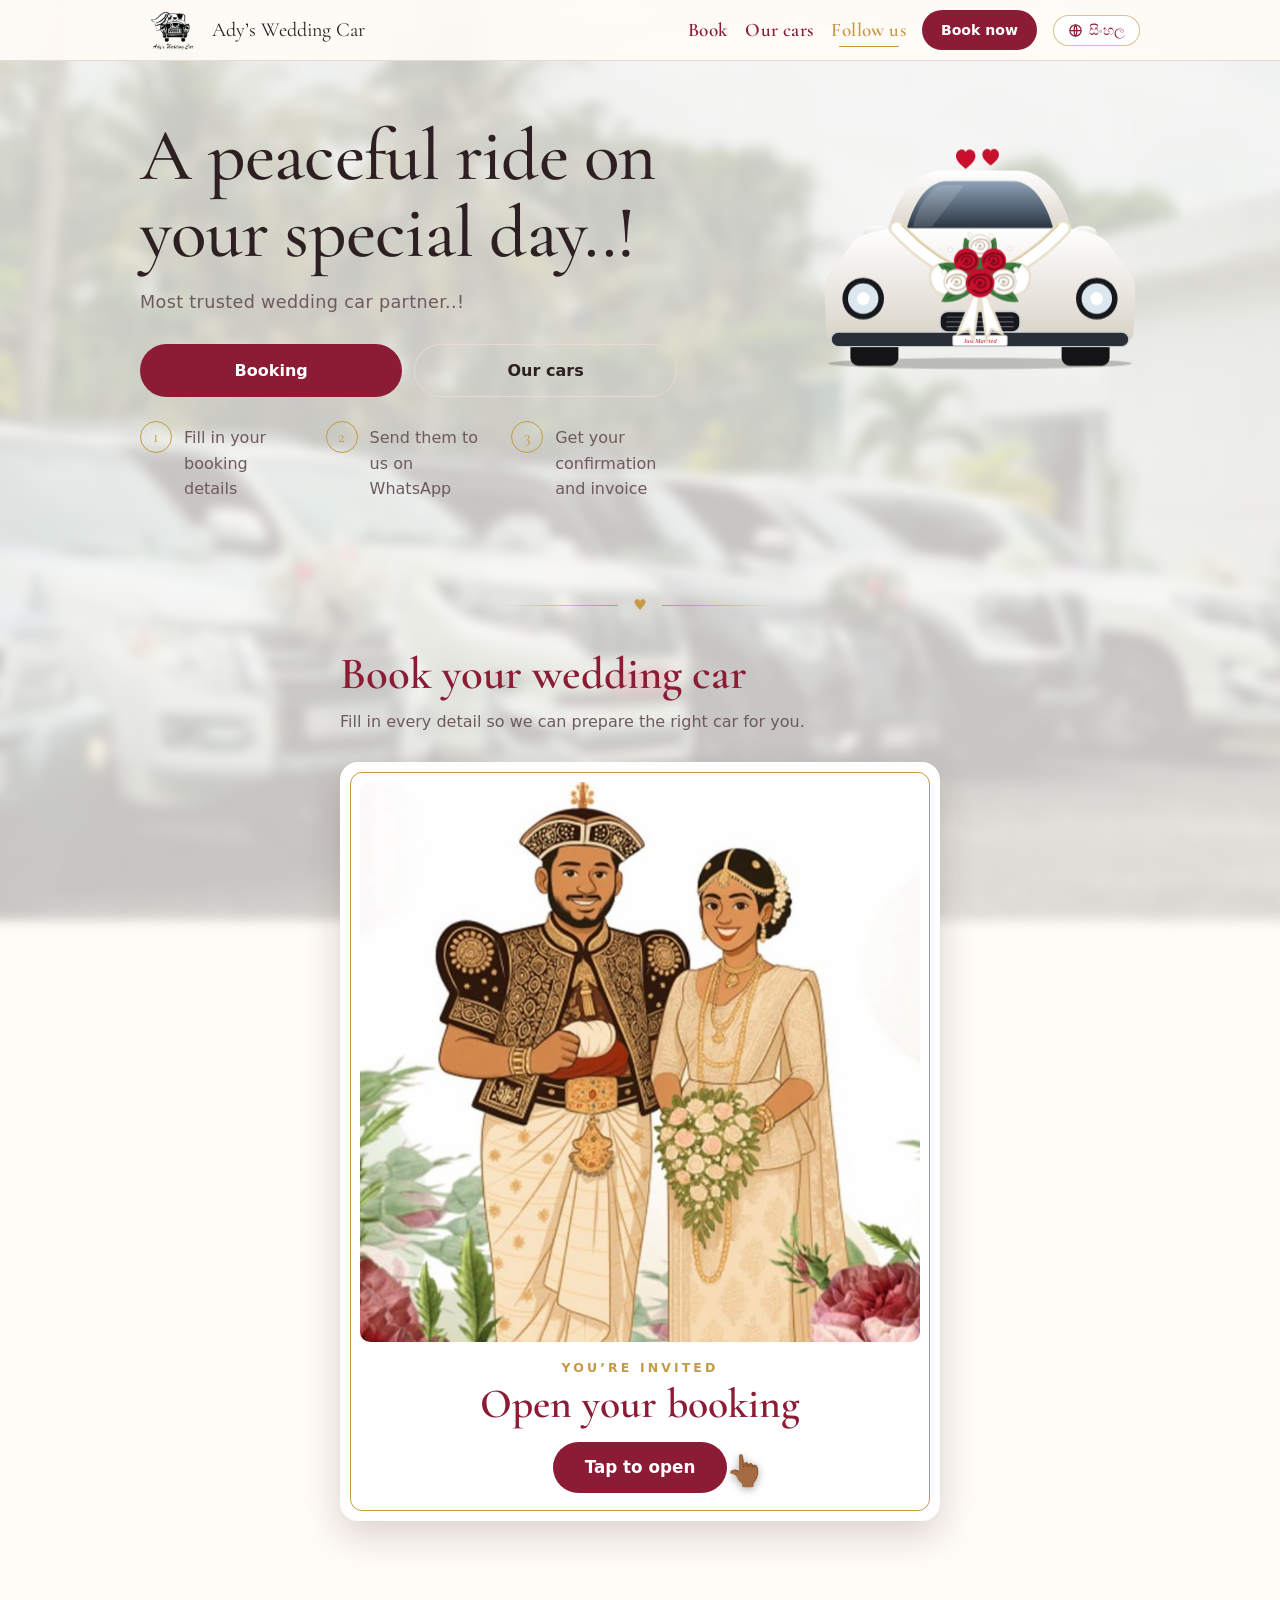
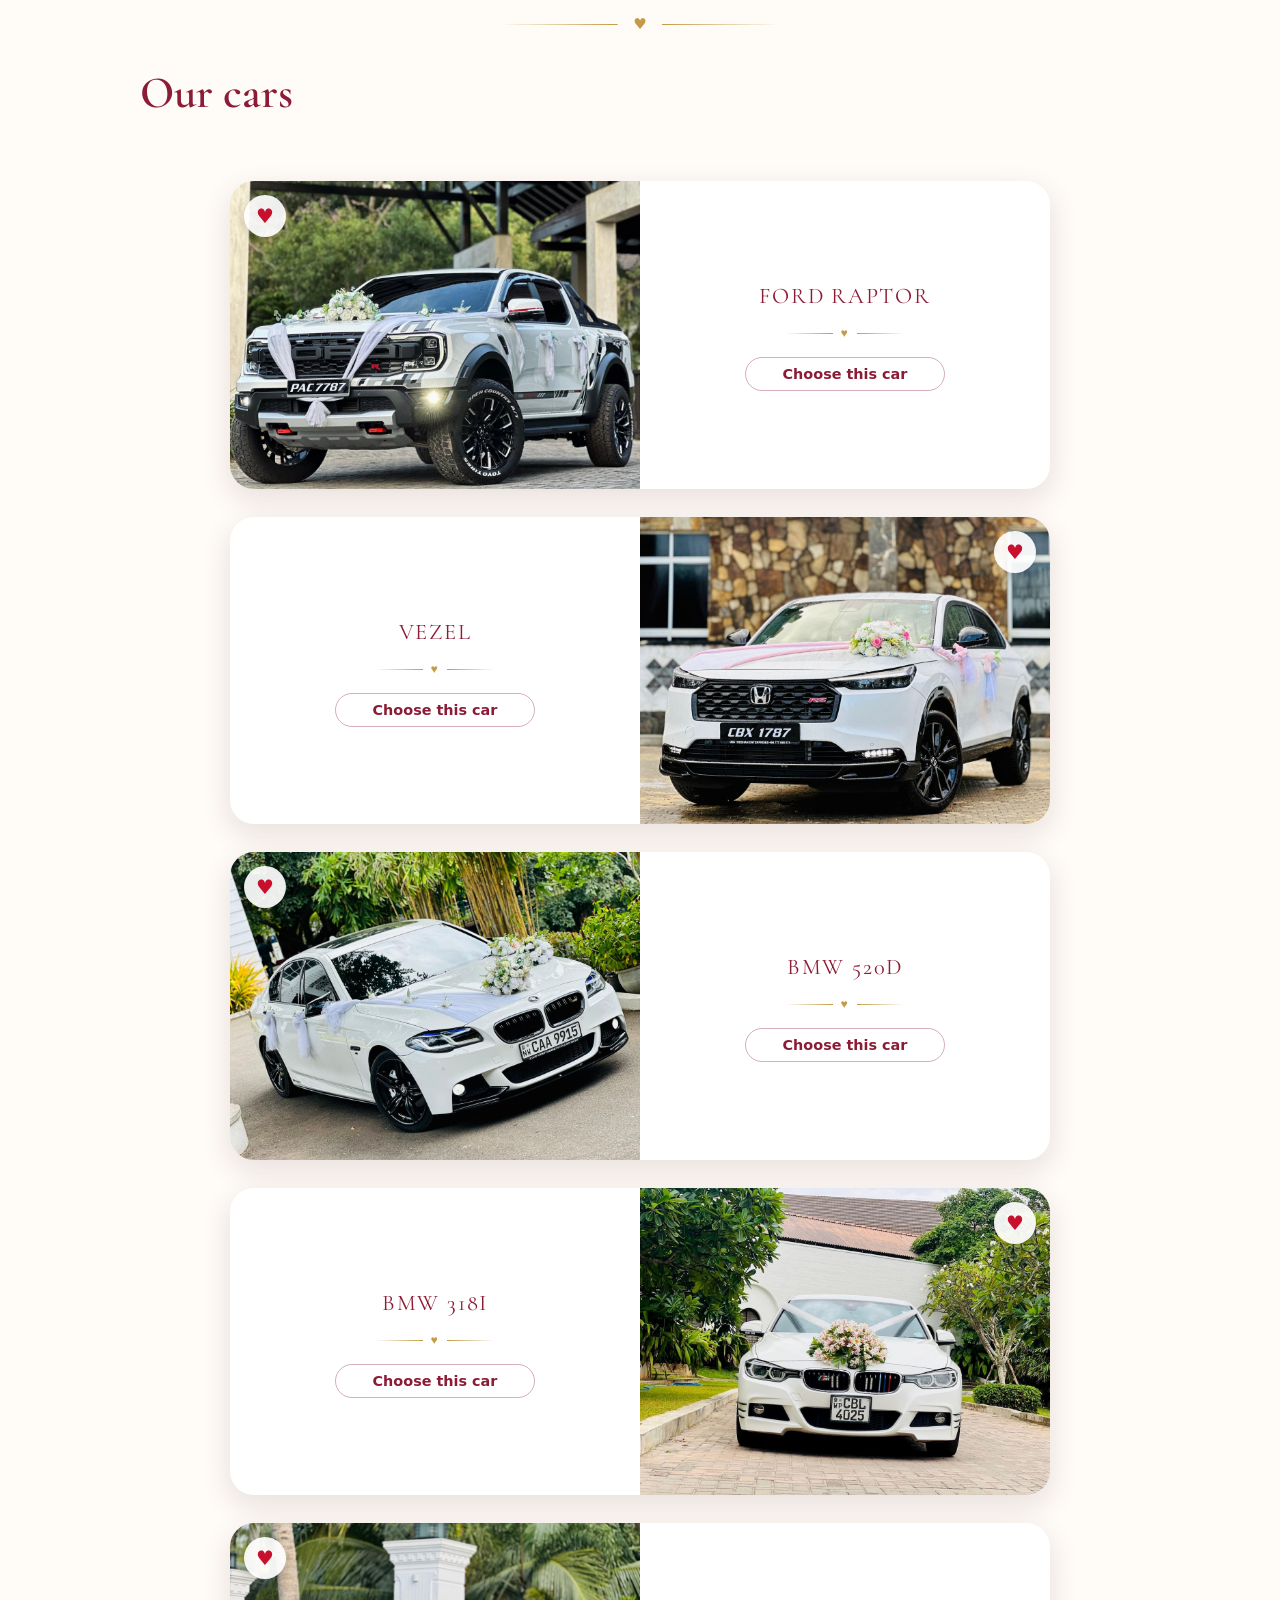
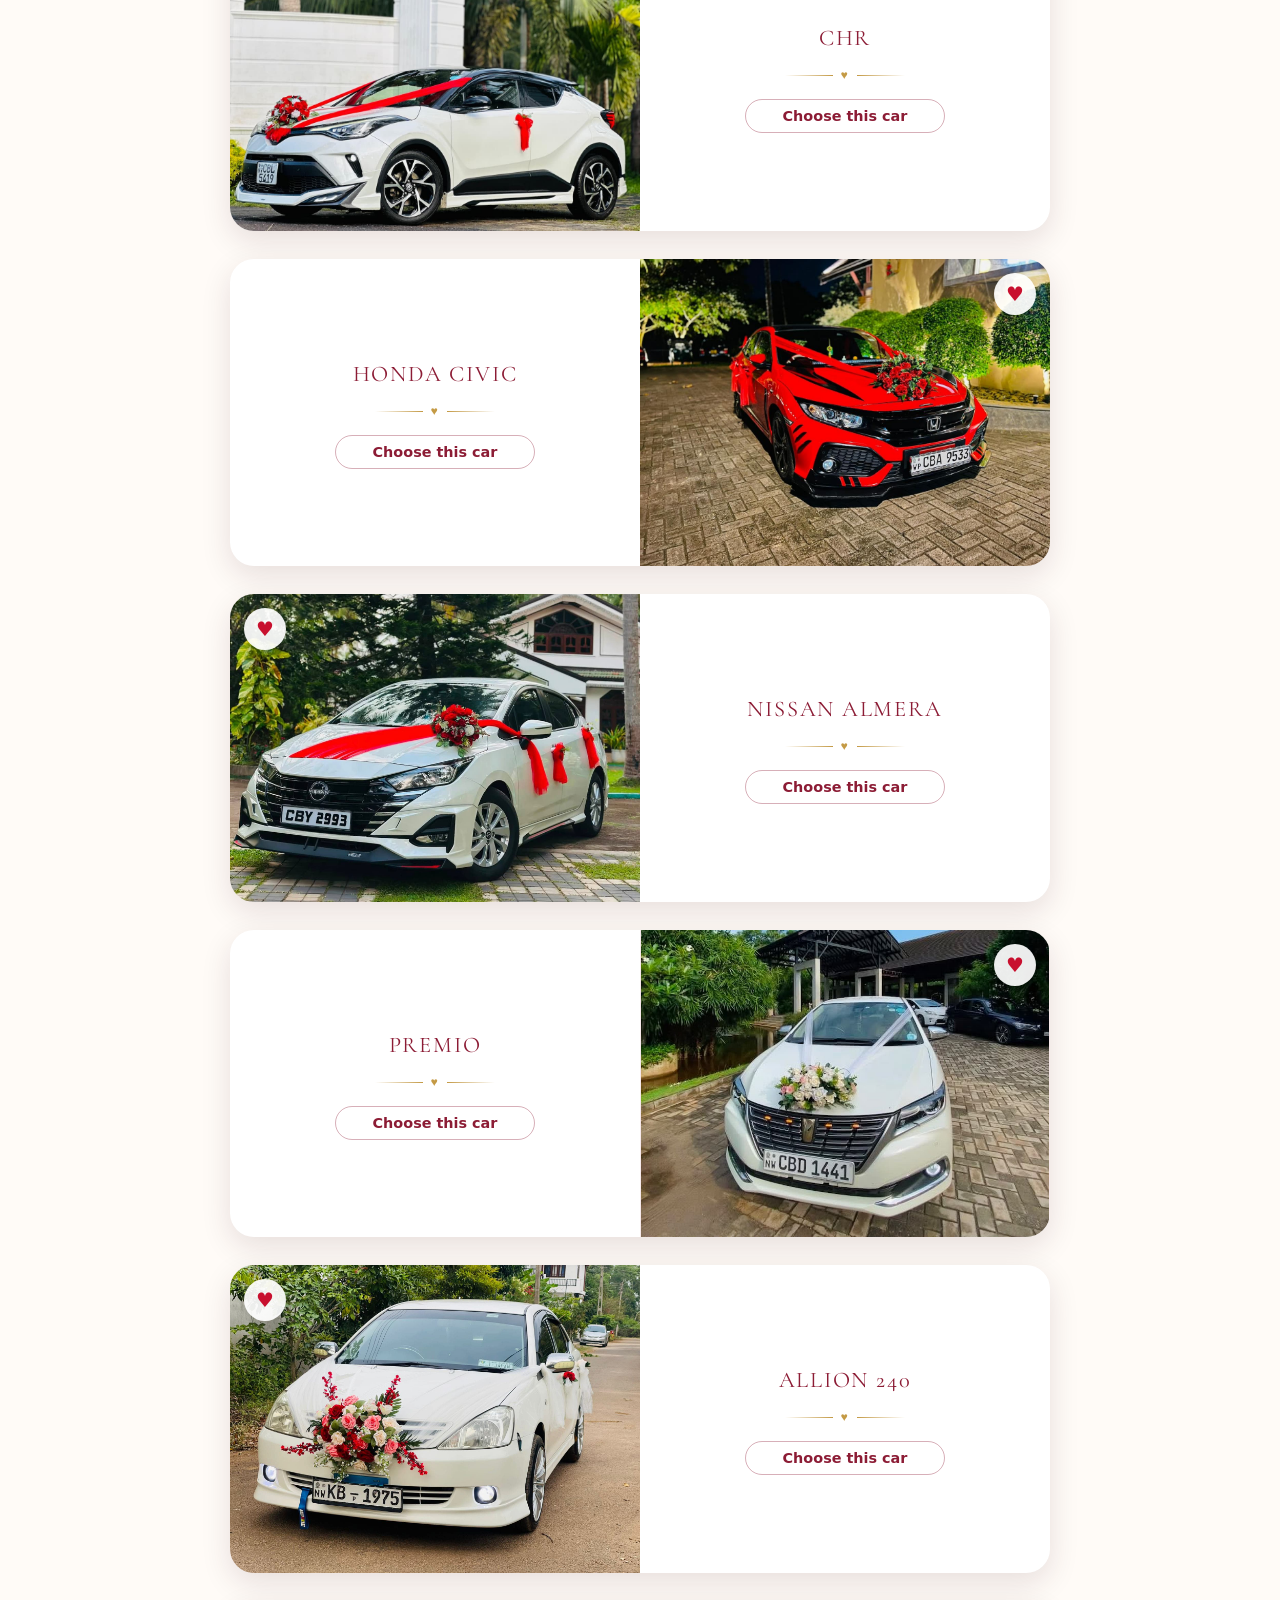
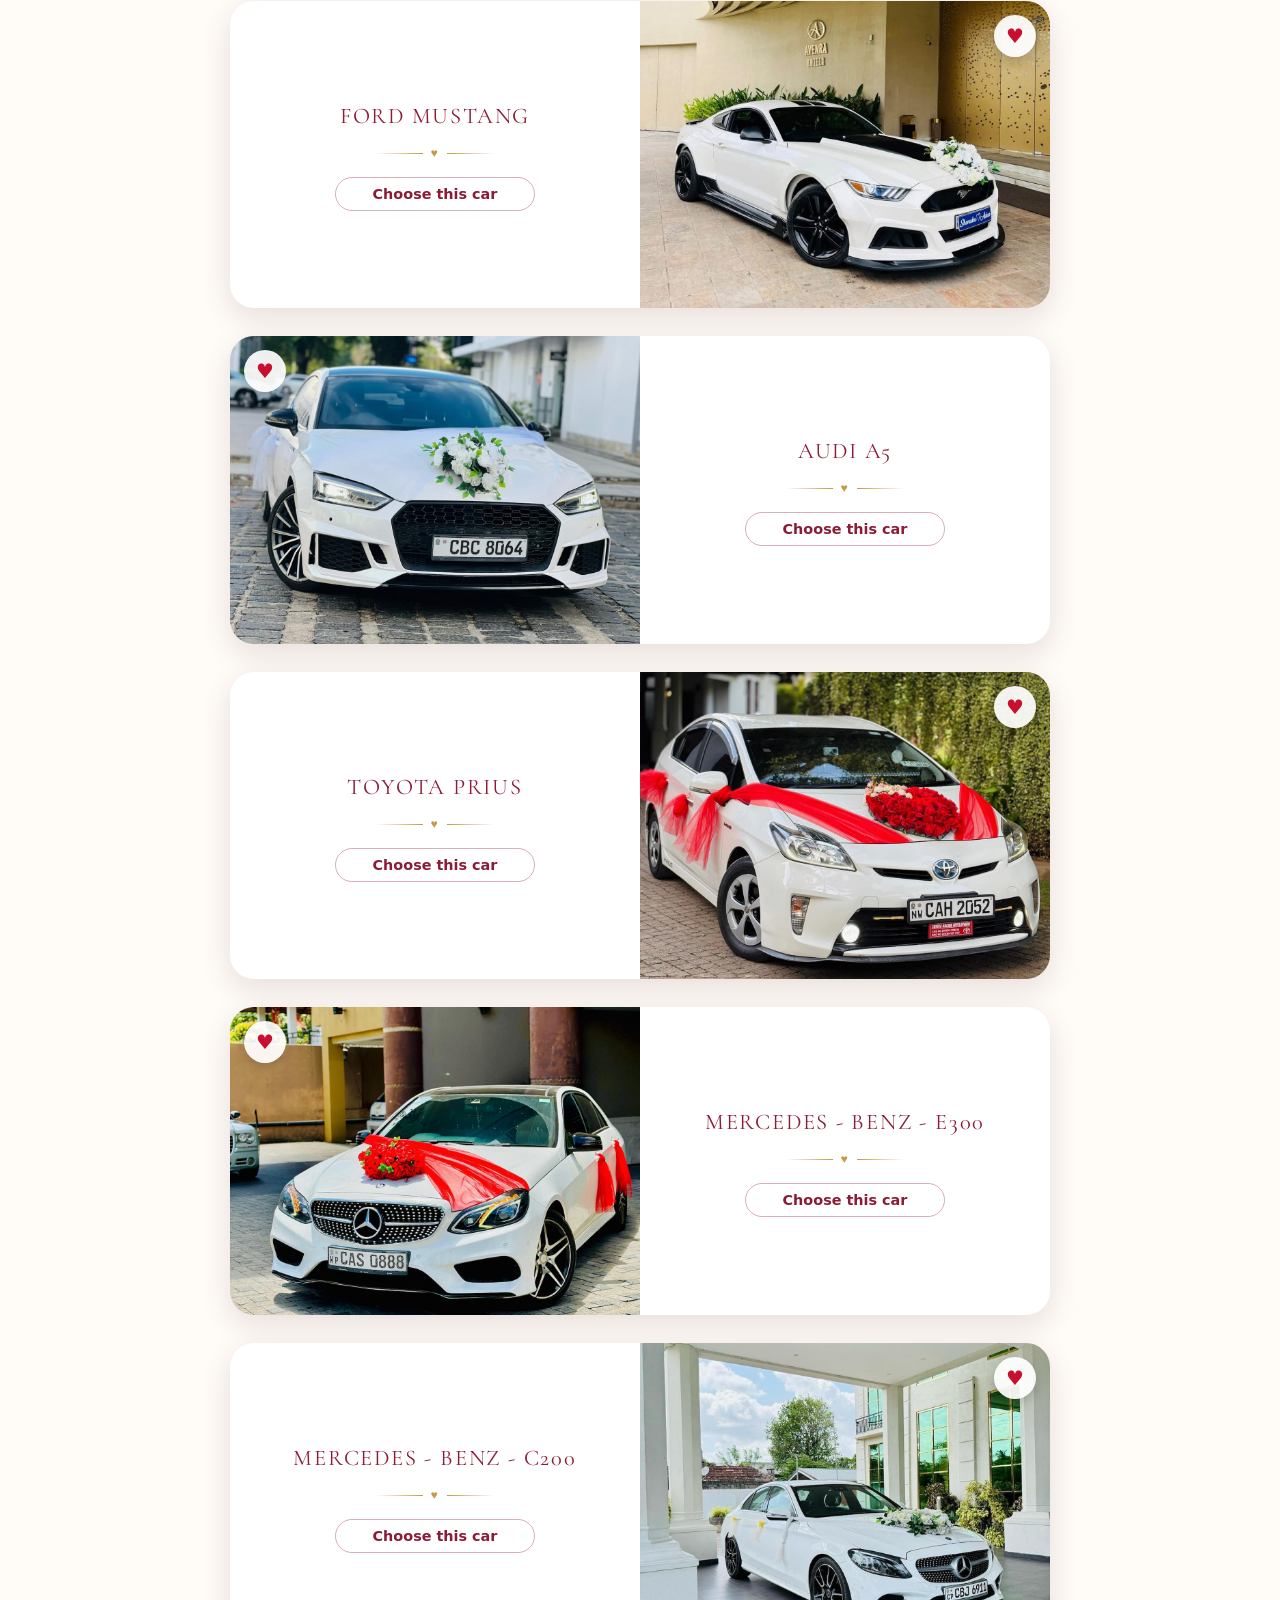
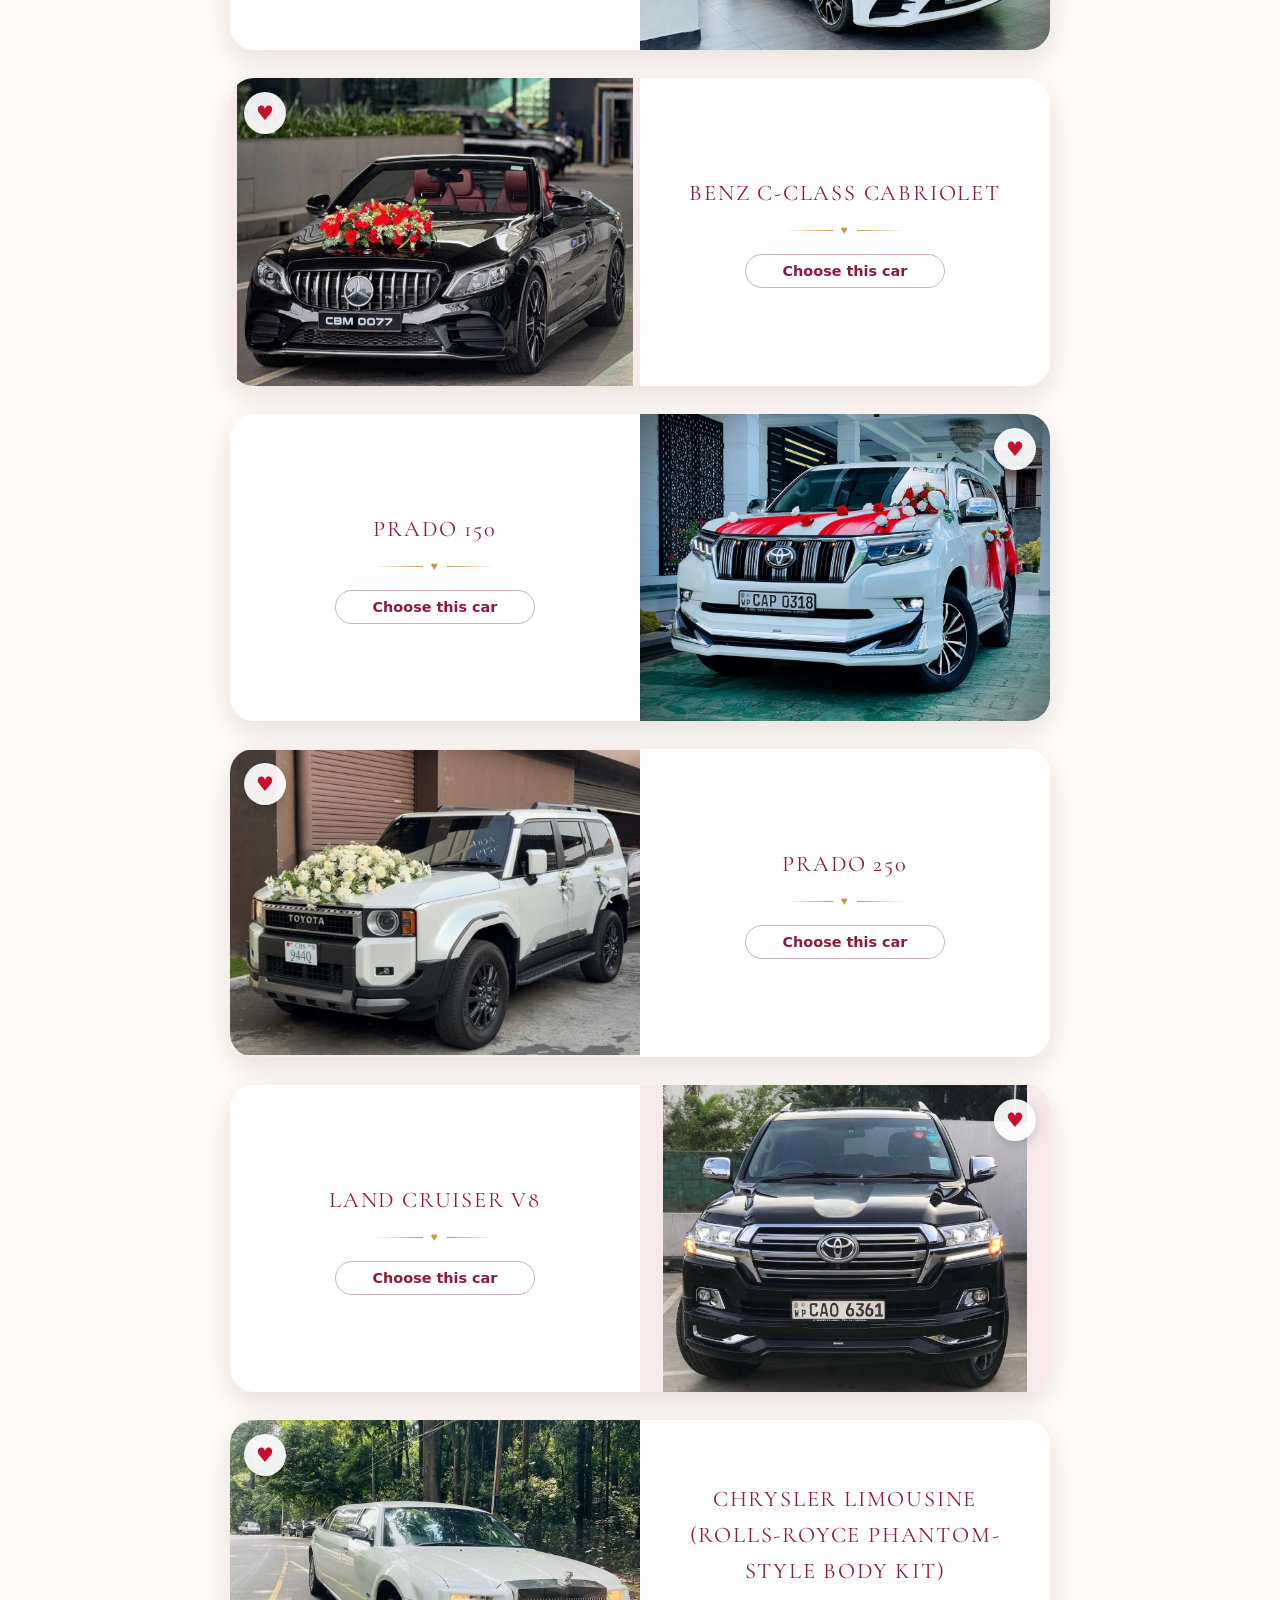
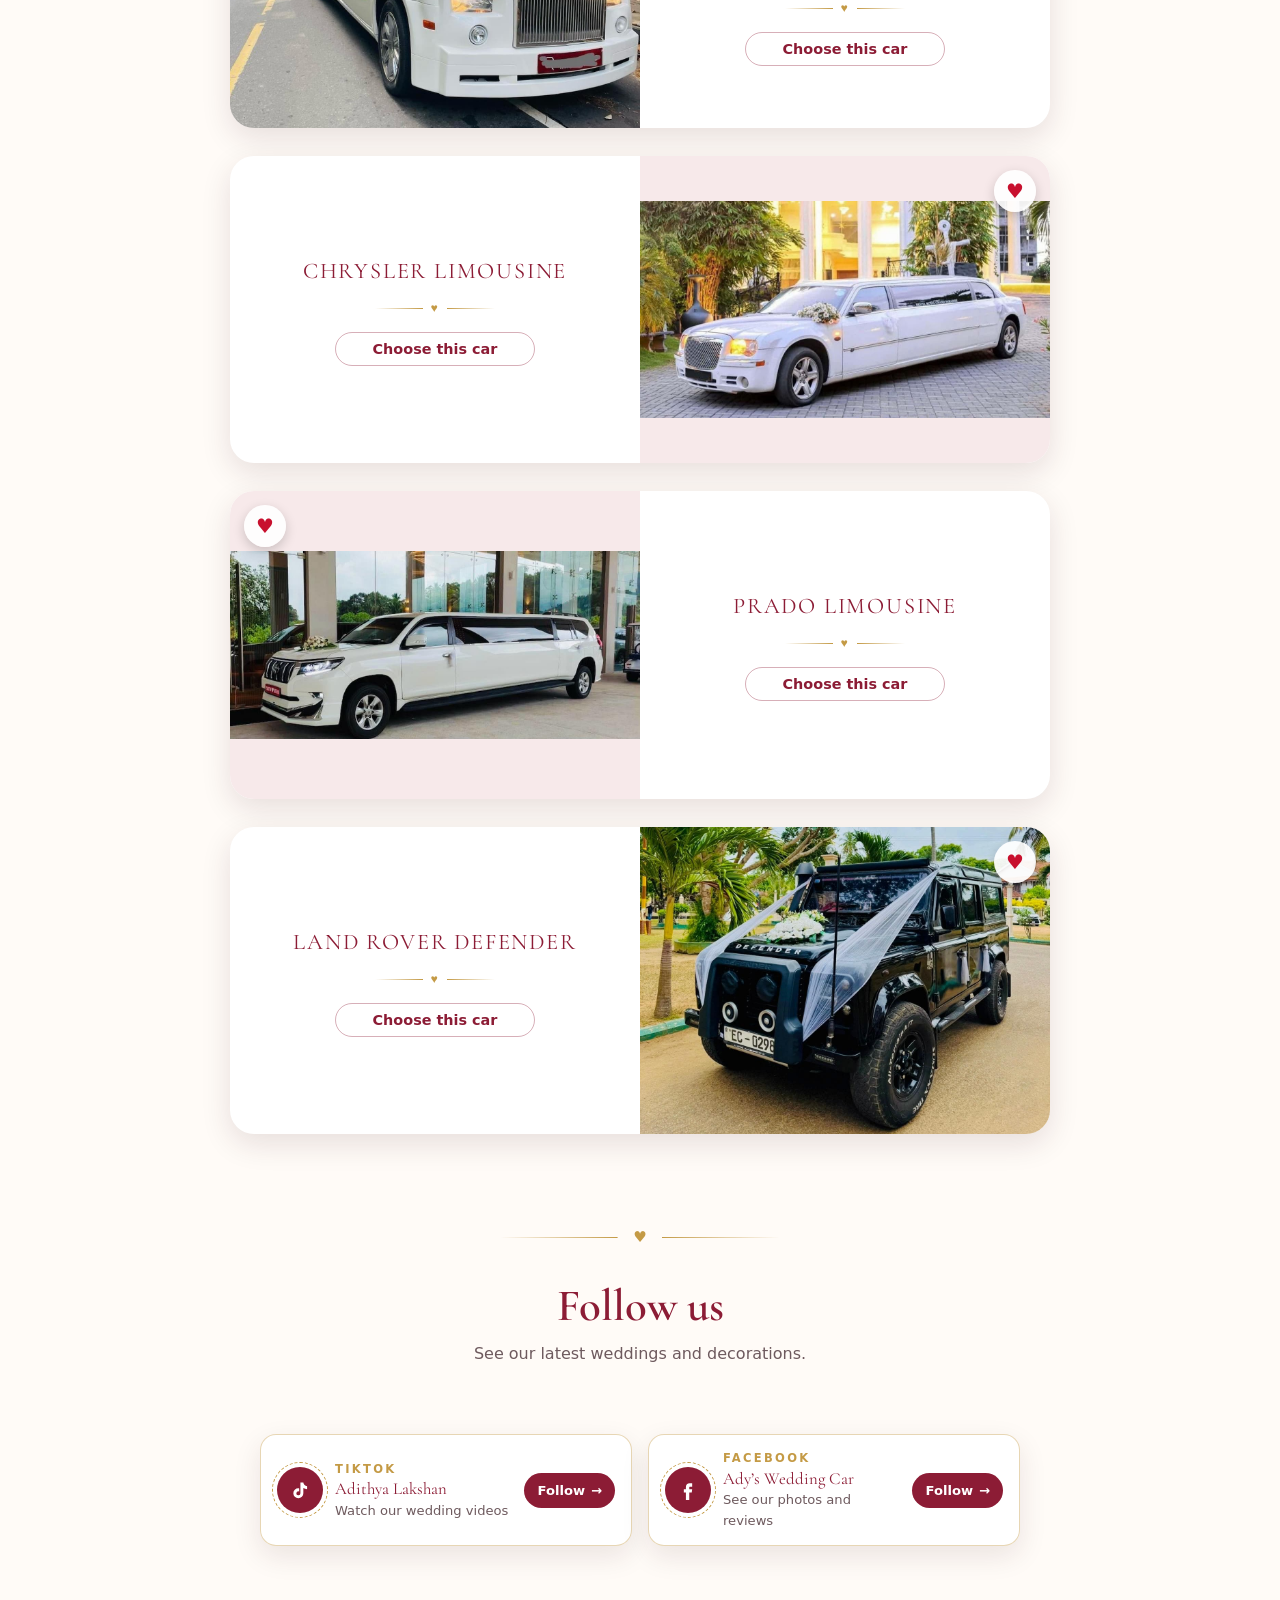
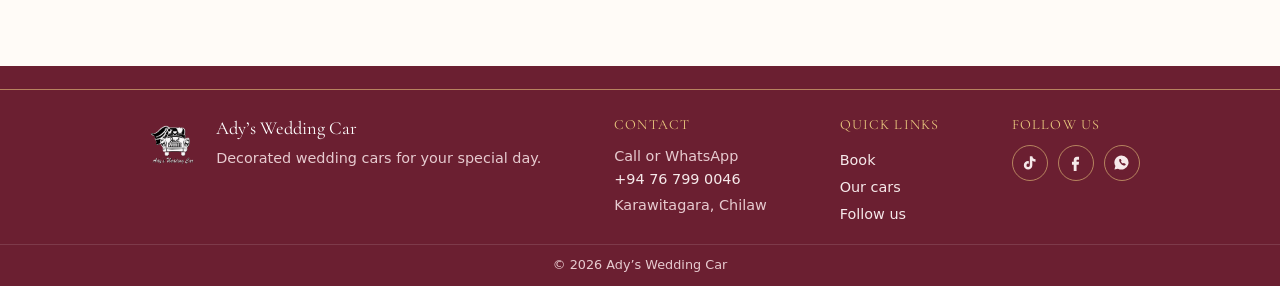
<file: index.html>
<!DOCTYPE html>
<html lang="en">
<link rel="icon" type="image/png" href="images/favicon.png">
<link rel="apple-touch-icon" href="images/favicon.png">
<head>
<meta charset="utf-8">
<meta name="viewport" content="width=device-width, initial-scale=1, viewport-fit=cover">
<title>Ady’s Wedding Car</title>
<link rel="icon" type="image/png" href="images/favicon.png">
<link rel="apple-touch-icon" href="images/favicon.png">
<meta name="description" content="Decorated wedding cars in Chilaw, Sri Lanka. BMW, Ford Raptor, Vezel and more. Book easily on WhatsApp.">
<meta property="og:title" content="Ady’s Wedding Car">
<meta property="og:description" content="Decorated wedding cars in Chilaw, Sri Lanka. Book easily on WhatsApp.">
<meta property="og:image" content="https://adysweddingcar.lk/images/share.jpg">
<meta property="og:url" content="https://adysweddingcar.lk/">
<script type="application/ld+json">
{"@context":"https://schema.org","@type":"LocalBusiness","name":"Ady’s Wedding Car","url":"https://adysweddingcar.lk","logo":"https://adysweddingcar.lk/images/favicon.png","image":"https://adysweddingcar.lk/images/share.jpg","telephone":"+94767990046","address":{"@type":"PostalAddress","addressLocality":"Chilaw","addressCountry":"LK"}}
</script>
<link rel="preconnect" href="https://fonts.googleapis.com">
<link rel="preconnect" href="https://fonts.gstatic.com" crossorigin>
<link href="https://fonts.googleapis.com/css2?family=Cormorant+Garamond:ital,wght@0,500;0,600;1,500&display=swap" rel="stylesheet">
<link href="https://fonts.googleapis.com/css2?family=Playfair+Display:ital,wght@0,500;0,600;1,500;1,600&display=swap" rel="stylesheet">
<link href="https://fonts.googleapis.com/css2?family=Playfair+Display:ital,wght@0,500;0,600;1,500;1,600&display=swap" rel="stylesheet">
<link rel="stylesheet" href="css/style.css">
</head>
<body>
  <div class="petal-rain" aria-hidden="true"></div>

<header class="top">
  <div class="wrap">
    <a class="brand" href="index.html"><img src="images/logo.png" alt="" class="logo" onerror="this.remove()"><span>Ady’s Wedding Car</span></a>
    <nav class="links">
      <a href="#book" data-i18n="nav_book">Book</a>
      <a href="#cars" data-i18n="nav_cars">Our cars</a>
      <a href="#follow" data-i18n="nav_follow">Follow us</a>
    </nav>
    <a class="btn btn-primary btn-small head-book" href="#book" data-i18n="head_book">Book now</a>
    <button class="lang" id="langBtn" type="button" aria-label="Change language">සිංහල</button>
  </div>
</header>

<main>
  <div class="hero">
    <div class="wrap">
      <div>
        <h1 class="display" data-i18n="hero_title"> A peaceful ride on your special day..!</h1>
        <p data-i18n="hero_sub"> Most trusted wedding car partner..!</p>
        <div class="cta-row">
          <a class="btn btn-primary" href="#book" data-i18n="hero_cta">Booking</a>
          <a class="btn btn-ghost" href="#cars" data-i18n="hero_cta2">Our cars</a>
        </div>
      </div>
      <svg class="ribbon-art" viewBox="0 0 400 280" role="img" aria-label="Wedding ribbon on a car bonnet">
                <!-- Wedding car (front view) -->
        <g class="car" aria-hidden="true">
          <defs>
            <linearGradient id="car-paint" x1="0" y1="0" x2="0" y2="1">
              <stop offset="0" style="stop-color:var(--car-top)"/>
              <stop offset="1" style="stop-color:var(--car-bottom)"/>
            </linearGradient>
            <radialGradient id="car-beam">
              <stop offset="0" stop-color="#FFF6D8"/>
              <stop offset="1" stop-color="#FFF6D8" stop-opacity="0"/>
            </radialGradient>
            <linearGradient id="car-glass" x1="0" y1="0" x2="0" y2="1">
              <stop offset="0" stop-color="#8FA3B8"/>
              <stop offset="1" stop-color="#26313D"/>
            </linearGradient>
            <path id="car-heart" d="M9 17C3 12 0 9 0 5C0 1 3-1 5.5-1C7.2-1 8.4 0 9 1.4C9.6 0 10.8-1 12.5-1C15-1 18 1 18 5C18 9 15 12 9 17Z"/>
          </defs>
          <ellipse cx="200" cy="273" rx="190" ry="7" fill="#000" opacity=".22"/>
          <rect x="38" y="236" width="60" height="40" rx="10" fill="#141416"/>
          <rect x="302" y="236" width="60" height="40" rx="10" fill="#141416"/>
          <path d="M84 110 C96 62 120 34 150 32 H250 C280 34 304 62 316 110 Z" fill="url(#car-paint)"/>
          <path d="M108 106 C118 68 136 46 158 45 H242 C264 46 282 68 292 106 Z" fill="url(#car-glass)"/>
          <path d="M150 50 H180 L140 102 H116 C122 78 134 58 150 50Z" fill="#FFFFFF" opacity=".14"/>
          <ellipse cx="70" cy="110" rx="16" ry="9" fill="url(#car-paint)"/>
          <ellipse cx="330" cy="110" rx="16" ry="9" fill="url(#car-paint)"/>
          <path d="M42 120 Q62 104 110 104 H290 Q338 104 358 120 L380 150 Q396 164 394 192 L392 234 Q392 246 378 246 H22 Q8 246 8 234 L6 192 Q4 164 20 150 Z" fill="url(#car-paint)"/>
          <path d="M70 128 Q200 116 330 128" fill="none" stroke="#FFFFFF" stroke-opacity=".12" stroke-width="2"/>
          <circle cx="54" cy="192" r="26" fill="#16181C"/>
          <circle cx="54" cy="192" r="19" fill="#DCE6EF"/>
          <circle cx="54" cy="192" r="8" fill="#FFFFFF"/>
          <circle cx="346" cy="192" r="26" fill="#16181C"/>
          <circle cx="346" cy="192" r="19" fill="#DCE6EF"/>
          <circle cx="346" cy="192" r="8" fill="#FFFFFF"/>
          <g class="car-glow">
            <ellipse cx="54" cy="192" rx="56" ry="38" fill="url(#car-beam)"/>
            <ellipse cx="346" cy="192" rx="56" ry="38" fill="url(#car-beam)"/>
          </g>
          <rect x="150" y="208" width="100" height="26" rx="10" fill="#16181C" stroke="#C9CDD3" stroke-width="2"/>
          <path d="M158 215 H242 M158 221 H242 M158 227 H242" stroke="#5A6068" stroke-width="1.5"/>
          <rect x="14" y="234" width="372" height="18" rx="9" fill="#2A2E35" stroke="#C9CDD3" stroke-width="1.5"/>
          <rect x="166" y="238" width="68" height="13" rx="2" fill="#FFFFFF" stroke="#C9CDD3"/>
          <text x="200" y="247.5" text-anchor="middle" font-family="Georgia, serif" font-size="8" font-style="italic" fill="#C8102E">Just Married</text>
          <g class="car-hearts" fill="#C8102E">
            <use href="#car-heart" transform="translate(170 7) scale(1.35)"/>
            <use href="#car-heart" transform="translate(203 6) scale(1.15)"/>
          </g>
        </g>
        <path class="strand s1 draw" d="M96 104 Q140 152 200 172"/>
        <path class="strand s1 draw" d="M304 104 Q260 152 200 172"/>
        <path class="strand s2 draw" d="M96 104 Q140 152 200 172"/>
        <path class="strand s2 draw" d="M304 104 Q260 152 200 172"/>
        <path class="edge draw" d="M102 100 Q144 146 200 164"/>
        <path class="edge draw" d="M298 100 Q256 146 200 164"/>
        <g>
          <path d="M200 172 C160 130 128 150 140 176 C150 198 186 184 200 172Z" fill="var(--ribbon)" stroke="var(--ribbon-shade)" stroke-width="3"/>
          <path d="M200 172 C240 130 272 150 260 176 C250 198 214 184 200 172Z" fill="var(--ribbon)" stroke="var(--ribbon-shade)" stroke-width="3"/>
          <path d="M196 176 L172 236 L186 230 L192 244 L200 182Z" fill="var(--ribbon)" stroke="var(--ribbon-shade)" stroke-width="3"/>
          <path d="M204 176 L228 236 L214 230 L208 244 L200 182Z" fill="var(--ribbon)" stroke="var(--ribbon-shade)" stroke-width="3"/>
                    <!-- Rose bouquet -->
          <defs>
            <g id="rose-red">
              <circle r="10" fill="#C8102E"/>
              <path d="M-8 1C-8-7 7-9 8-1C9 6 0 9-5 5" fill="none" stroke="#7E0A1C" stroke-width="1.5" stroke-linecap="round"/>
              <path d="M-4 0C-4-5 4-5 4 0C4 3 0 4-2 2" fill="none" stroke="#7E0A1C" stroke-width="1.3" stroke-linecap="round"/>
              <circle r="1.6" fill="#7E0A1C"/>
            </g>
            <g id="rose-white">
              <circle r="10" fill="#FFFFFF" stroke="#E2D6C8" stroke-width="1"/>
              <path d="M-8 1C-8-7 7-9 8-1C9 6 0 9-5 5" fill="none" stroke="#CDBFAE" stroke-width="1.5" stroke-linecap="round"/>
              <path d="M-4 0C-4-5 4-5 4 0C4 3 0 4-2 2" fill="none" stroke="#CDBFAE" stroke-width="1.3" stroke-linecap="round"/>
              <circle r="1.6" fill="#CDBFAE"/>
            </g>
            <g id="rose-leaf">
              <path d="M0 0C9-8 26-8 36 0C26 8 9 8 0 0Z" fill="#3D7B40"/>
              <path d="M3 0H31" stroke="#2C5E30" stroke-width="1"/>
            </g>
          </defs>
          <g class="bouquet">
            <g transform="translate(200 168) scale(1.55)">
              <use href="#rose-leaf" transform="rotate(150)"/>
              <use href="#rose-leaf" transform="rotate(200)"/>
              <use href="#rose-leaf" transform="rotate(30)"/>
              <use href="#rose-leaf" transform="rotate(-20)"/>
              <use href="#rose-leaf" transform="rotate(-70)"/>
              <use href="#rose-leaf" transform="rotate(-110)"/>
              <use href="#rose-white" transform="translate(0 -27) scale(.9)"/>
              <use href="#rose-red" transform="translate(-11 -15)"/>
              <use href="#rose-red" transform="translate(11 -15)"/>
              <use href="#rose-white" transform="translate(-19 2)"/>
              <use href="#rose-white" transform="translate(19 2)"/>
              <use href="#rose-red" transform="translate(0 3) scale(1.15)"/>
              <g fill="#FFFFFF" stroke="#E2D6C8" stroke-width=".6">
                <circle cx="-29" cy="-6" r="2"/><circle cx="29" cy="-8" r="2"/>
                <circle cx="-8" cy="-36" r="1.8"/><circle cx="9" cy="-35" r="1.8"/>
                <circle cx="-24" cy="-24" r="1.8"/><circle cx="24" cy="-25" r="1.8"/>
              </g>
            </g>
          </g>
          <!-- Falling petals -->
          <g class="petals">
            <ellipse class="petal p1" cx="70"  cy="0" rx="3.2" ry="5" fill="#C8102E"/>
            <ellipse class="petal p2" cx="150" cy="0" rx="3.2" ry="5" fill="#FFFFFF" stroke="#E2D6C8" stroke-width=".6"/>
            <ellipse class="petal p3" cx="250" cy="0" rx="3.2" ry="5" fill="#C8102E"/>
            <ellipse class="petal p4" cx="330" cy="0" rx="3.2" ry="5" fill="#FFFFFF" stroke="#E2D6C8" stroke-width=".6"/>
            <ellipse class="petal p5" cx="110" cy="0" rx="2.8" ry="4.4" fill="#E0334F"/>
            <ellipse class="petal p6" cx="290" cy="0" rx="2.8" ry="4.4" fill="#FFFFFF" stroke="#E2D6C8" stroke-width=".6"/>
          </g>
        </g>
      </svg>
    </div>
    <div class="wrap">
      <ol class="steps">
        <li><span data-i18n="step1">Fill in your booking details</span></li>
        <li><span data-i18n="step2">Send them to us on WhatsApp</span></li>
        <li><span data-i18n="step3">Get your confirmation and invoice</span></li>
      </ol>
    </div>
  </div>

  <section id="book" class="closed">
    <div class="wrap narrow">
      <h2 class="display" data-i18n="form_title">Book your wedding car</h2>
      <p class="lede" data-i18n="form_lede">Fill in every detail so we can prepare the right car for you.</p>
      <div class="invite">
        <button type="button" class="invite-card" id="inviteOpen" aria-controls="bookingForm">
          <span class="invite-photo"><img src="images/invite.jpg" alt=""></span>
          <span class="invite-small" data-i18n="inv_small">You’re invited</span>
          <span class="invite-title" data-i18n="inv_title">Open your booking</span>
          <span class="invite-tap" data-i18n="inv_tap">Tap to open</span>
        </button>
      </div>
      <form class="card" id="bookingForm" novalidate>
        <fieldset>
          <legend class="display" data-i18n="lg_you">Your details</legend>
          <div class="field">
            <label for="f-name" data-i18n="f_name">Your name </label>
            <input type="text" id="f-name" autocomplete="name" required>
          </div>
          <div class="field">
            <label for="f-phone" data-i18n="f_phone">Contact number</label>
            <input type="tel" id="f-phone" autocomplete="tel" inputmode="tel" placeholder="07X XXX XXXX" required>
          </div>
          <div class="field">
            <label for="f-wa" data-i18n="f_wa">WhatsApp number</label>
            <label class="check" style="margin-bottom:8px;font-weight:400">
              <input type="checkbox" id="f-same" checked> <span data-i18n="f_same">Same as contact number</span>
            </label>
            <input type="tel" id="f-wa" inputmode="tel" placeholder="07X XXX XXXX" class="hidden">
          </div>
        </fieldset>

        <fieldset>
          <legend class="display" data-i18n="lg_when">Date and time</legend>
          <div class="field">
            <label for="f-date" data-i18n="f_date">Wedding date</label>
            <input type="date" id="f-date" required>
          </div>
          <div class="row2">
            <div class="field">
              <label for="f-from" data-i18n="f_from">Pick up time</label>
              <input type="time" id="f-from" required>
            </div>
            <div class="field">
              <label for="f-to" data-i18n="f_to">Finish time</label>
              <input type="time" id="f-to" required>
            </div>
          </div>
          <div class="duration" id="duration" aria-live="polite"></div>
        </fieldset>

        <fieldset>
          <legend class="display" data-i18n="f_route">Full route</legend>
          <p class="hint" data-i18n="f_route_hint">Add every stop in order, from the first pick up to the last drop off.</p>
          <ul class="stops" id="stops"></ul>
          <button type="button" class="btn btn-ghost btn-small add-stop" id="addStop" data-i18n="add_stop">Add a stop</button>
        </fieldset>

        <fieldset>
          <legend class="display" data-i18n="lg_car">Car and decoration</legend>
          <div class="field">
            <label for="f-vehicle" data-i18n="f_vehicle">Preferred vehicle</label>
            <select id="f-vehicle" required></select>
            <p class="hint" style="margin-top:6px"><a href="#cars" data-i18n="f_vehicle_hint">Not sure? See photos of the cars.</a></p>
          </div>
          <div class="field">
            <span class="label" id="deco-label" data-i18n="f_deco">Decoration</span>
            <div class="seg" role="radiogroup" aria-labelledby="deco-label">
              <label><input type="radio" name="deco" value="with" checked> <span data-i18n="with_deco">With deco</span></label>
              <label><input type="radio" name="deco" value="without"> <span data-i18n="without_deco">Without deco</span></label>
            </div>
          </div>
          <div class="field">
            <label for="f-notes" data-i18n="f_notes">Anything else we should know?</label>
            <textarea id="f-notes" data-i18n-ph="f_notes_ph"></textarea>
          </div>
        </fieldset>

        <details class="terms" id="termsBox">
          <summary data-i18n="terms_title">Booking terms</summary>
          <ol id="termsList"></ol>
        </details>
        <label class="check" style="margin-bottom:18px">
          <input type="checkbox" id="f-agree"> <span data-i18n="agree">I have read and agree to the booking terms</span>
        </label>

        <p class="error" id="formError" role="alert"></p>
        <div class="submit-row">
          <button type="submit" class="btn btn-primary" data-i18n="submit">Continue to WhatsApp</button>
        </div>
      </form>

      <div class="card done hidden" id="doneCard" tabindex="-1">
        <h2 class="display" data-i18n="done_title">Your booking is ready to send</h2>
        <div class="note" data-i18n="done_ref">Your reference number</div>
        <div class="ref" id="refOut"></div>
        <p data-i18n="done_text">Tap the button to open WhatsApp, then press send. We’ll reply with your confirmation and invoice.</p>
        <div class="cta-row">
          <a class="btn btn-wa" id="waLink" href="#" target="_blank" rel="noopener" data-i18n="done_btn">Send on WhatsApp</a>
          <button class="btn btn-ghost" type="button" id="newBooking" data-i18n="done_new">Start a new booking</button>
        </div>
      </div>
    </div>
  </section>

  <section id="cars">
    <div class="wrap">
      <h2 class="display" data-i18n="cars_title">Our cars</h2>
      <p class="lede" data-i18n="cars_sub">Choose a car for your booking.</p>
      <div class="cars" id="carList"></div>
    </div>
  </section>

<section id="follow">
  <div class="wrap">
    <h2 class="display" data-i18n="follow_title">Follow us</h2>
    <p class="lede" data-i18n="follow_sub">See our latest weddings and decorations.</p>
  <section id="follow">
        <div class="social-cards">
        <a class="social-card tiktok" href="https://www.tiktok.com/@i.am_ady__?_r=1&_t=ZS-9B49DRuXUyz" target="_blank" rel="noopener">
          <span class="sc-icon">
            <svg viewBox="0 0 24 24" aria-hidden="true"><path fill="currentColor" d="M16 3c.4 2.6 2 4.2 4.5 4.4V11c-1.7 0-3.2-.5-4.5-1.4V16a6 6 0 1 1-6-6c.3 0 .7 0 1 .1v3.7a2.4 2.4 0 1 0 1.5 2.2V3H16z"/></svg>
            <span class="sc-float" aria-hidden="true">♪</span><span class="sc-float" aria-hidden="true">♫</span>
          </span>
          <span class="sc-text">
            <span class="sc-platform">TikTok</span>
            <span class="sc-name">Adithya Lakshan</span>
            <span class="sc-line" data-i18n="sc_tiktok">Watch our wedding videos</span>
          </span>
          <span class="sc-btn" data-i18n="sc_follow">Follow</span>
        </a>
        <a class="social-card facebook" href="https://www.facebook.com/share/18BV1BxyLw/?mibextid=wwXIfr" target="_blank" rel="noopener">
          <span class="sc-icon">
            <svg viewBox="0 0 24 24" aria-hidden="true"><path fill="currentColor" d="M14 8h3V4h-3c-2.8 0-4.5 1.8-4.5 4.6V11H7v4h2.5v9h4v-9h3l.5-4h-3.5V8.8c0-.5.3-.8.5-.8z"/></svg>
            <span class="sc-float" aria-hidden="true">♥</span><span class="sc-float" aria-hidden="true">♥</span>
          </span>
          <span class="sc-text">
            <span class="sc-platform">Facebook</span>
            <span class="sc-name">Ady’s Wedding Car</span>
            <span class="sc-line" data-i18n="sc_facebook">See our photos and reviews</span>
          </span>
          <span class="sc-btn" data-i18n="sc_follow">Follow</span>
        </a>
      </div>
  </section>
  </div>
  </section>
</main>

<footer class="site-footer">
  <div class="foot-road" aria-hidden="true">
    <span class="foot-car"><svg viewBox="0 0 64 28" width="56" height="25"><path d="M3 20Q3 14 9 13L18 12Q23 5 31 5H44Q50 6 55 12L60 13Q63 14 63 19V22H3Z" fill="#C49A45"/><path d="M21 12Q25 8 31 8H36V12ZM39 8H44Q48 9 52 12H39Z" fill="#2D1F22" opacity=".55"/><circle cx="16" cy="22" r="4.5" fill="#1B1214"/><circle cx="50" cy="22" r="4.5" fill="#1B1214"/><path d="M60 15C57 12 55 14 57 16C58 17 60 16 60 15Z" fill="#FFFFFF"/></svg></span>
  </div>
  <div class="wrap foot-grid">
    <div class="foot-brand">
      <img src="images/logo.png" alt="" class="foot-logo" onerror="this.remove()">
      <strong>Ady’s Wedding Car</strong>
      <p data-i18n="foot_tag">Decorated wedding cars for your special day.</p>
    </div>
    <div>
      <h4 data-i18n="foot_contact">Contact</h4>
      <p><span data-i18n="foot_call">Call or WhatsApp</span><br><a id="footPhone" href="#"></a></p>
      <p id="footAddr">Karawitagara, Chilaw</p>
    </div>
    <div class="foot-links">
      <h4 data-i18n="foot_links">Quick links</h4>
      <a href="#book" data-i18n="nav_book">Book</a>
      <a href="#cars" data-i18n="nav_cars">Our cars</a>
      <a href="#follow" data-i18n="nav_follow">Follow us</a>
    </div>
    <div>
      <h4 data-i18n="nav_follow">Follow us</h4>
      <div class="foot-social">
        <a href="https://www.tiktok.com/@i.am_ady__?_r=1&_t=ZS-9B49DRuXUyz" target="_blank" rel="noopener" aria-label="TikTok"><svg viewBox="0 0 24 24"><path fill="currentColor" d="M16 3c.4 2.6 2 4.2 4.5 4.4V11c-1.7 0-3.2-.5-4.5-1.4V16a6 6 0 1 1-6-6c.3 0 .7 0 1 .1v3.7a2.4 2.4 0 1 0 1.5 2.2V3H16z"/></svg></a>
        <a href="https://www.facebook.com/share/18BV1BxyLw/?mibextid=wwXIfr" target="_blank" rel="noopener" aria-label="Facebook"><svg viewBox="0 0 24 24"><path fill="currentColor" d="M14 8h3V4h-3c-2.8 0-4.5 1.8-4.5 4.6V11H7v4h2.5v9h4v-9h3l.5-4h-3.5V8.8c0-.5.3-.8.5-.8z"/></svg></a>
        <a id="footWa" href="#" target="_blank" rel="noopener" aria-label="WhatsApp"><svg viewBox="0 0 24 24"><path fill="currentColor" d="M12 2a10 10 0 0 0-8.6 15.1L2 22l5-1.3A10 10 0 1 0 12 2zm-3 5.5c.3-.6.6-.6 1-.6h.6c.2 0 .4.2.5.5l.8 1.9c.1.3 0 .5-.1.7l-.6.7c.6 1.2 1.6 2.2 2.8 2.8l.7-.6c.2-.2.5-.2.7-.1l1.9.8c.3.1.5.3.5.6v.6c0 .4-.1.8-.6 1.1-.6.3-1.6.6-3-.1-2.2-1-4-2.8-5-5-.6-1.4-.4-2.4-.2-3z"/></svg></a>
      </div>
    </div>
  </div>
  <div class="foot-bottom">© <span id="footYear"></span> Ady’s Wedding Car</div>
</footer>

<a class="wa-float" id="waFloat" href="#" target="_blank" rel="noopener" aria-label="Chat on WhatsApp">
  <svg viewBox="0 0 24 24" aria-hidden="true"><path fill="currentColor" d="M12 2a10 10 0 0 0-8.6 15.1L2 22l5-1.3A10 10 0 1 0 12 2zm-3 5.5c.3-.6.6-.6 1-.6h.6c.2 0 .4.2.5.5l.8 1.9c.1.3 0 .5-.1.7l-.6.7c.6 1.2 1.6 2.2 2.8 2.8l.7-.6c.2-.2.5-.2.7-.1l1.9.8c.3.1.5.3.5.6v.6c0 .4-.1.8-.6 1.1-.6.3-1.6.6-3-.1-2.2-1-4-2.8-5-5-.6-1.4-.4-2.4-.2-3z"/></svg>
  <span class="wa-tip" data-i18n="wa_tip">Chat with us</span>
</a>

<script src="js/config.js"></script>
<script src="js/translations.js"></script>
<script src="js/helpers.js"></script>
<script src="js/main.js"></script>
</body>
</html>
</file>
<file: css/style.css>
/* =========================================================
   Ady’s Wedding Car – styles
   Colours are set once in :root below. Change them there.
   ========================================================= */
:root{
  --paper:#FBF8F1; --surface:#FFFFFF; --ink:#2B2B2B; --muted:#6B655C;
  --main:#8F6E28; --main-ink:#FFFFFF; --gold:#C9A227; --mist:#F5EEDC; --line:#E6DCC8;
  --ribbon:#FFFFFF; --ribbon-shade:#E8DFCC; --danger:#A3283A; --ok:#2F6B4F;
  --display:"Marcellus", Georgia, "Times New Roman", serif;
  --body:"Manrope", system-ui, -apple-system, "Segoe UI", sans-serif;
  color-scheme: light;
  box-sizing:border-box;
  padding-top:env(safe-area-inset-top,0px);
  padding-bottom:env(safe-area-inset-bottom,0px);
}
@media (prefers-color-scheme: dark){
  :root:not([data-theme="light"]){
    --paper:#16130E; --surface:#1F1B14; --ink:#F3EEE4; --muted:#B7AD9C;
    --main:#D9B45A; --main-ink:#1F1B14; --gold:#E6C46A; --mist:#2A2419; --line:#3A3226;
    --ribbon:#F6F1E6; --ribbon-shade:#B8AD98; --danger:#F08A98; --ok:#8FD1AE;
    color-scheme: dark;
  }
}
:root[data-theme="dark"]{
--paper:#16130E; --surface:#1F1B14; --ink:#F3EEE4; --muted:#B7AD9C;
    --main:#D9B45A; --main-ink:#1F1B14; --gold:#E6C46A; --mist:#2A2419; --line:#3A3226;
    --ribbon:#F6F1E6; --ribbon-shade:#B8AD98; --danger:#F08A98; --ok:#8FD1AE;
  color-scheme: dark;
}
*,*::before,*::after{box-sizing:inherit}
html{scroll-padding-top:calc(env(safe-area-inset-top,0px) + 72px);scroll-behavior:smooth}
@media (prefers-reduced-motion: reduce){html{scroll-behavior:auto}}
body{margin:0;background:var(--paper);color:var(--ink);font-family:var(--body);font-size:16px;line-height:1.6;-webkit-font-smoothing:antialiased}
:lang(si) body, :lang(si) input, :lang(si) textarea, :lang(si) select, :lang(si) button{font-family:"Noto Sans Sinhala", var(--body)}
:lang(si) .display{font-family:"Noto Serif Sinhala", var(--display)}
body::before{content:"";position:fixed;inset:0 0 auto;height:env(safe-area-inset-top,0px);z-index:10;background:var(--paper)}
img{max-width:100%;display:block}
a{color:var(--main)}
:focus-visible{outline:3px solid var(--gold);outline-offset:2px;border-radius:6px}
.wrap{max-width:1040px;margin:0 auto;padding:0 20px}
.narrow{max-width:640px;margin:0 auto}

/* header */
header.top{position:sticky;top:env(safe-area-inset-top,0px);z-index:5;background:color-mix(in srgb,var(--paper) 92%,transparent);backdrop-filter:blur(8px);border-bottom:1px solid var(--line)}
header.top .wrap{display:flex;align-items:center;gap:16px;height:60px}
.brand{display:flex;align-items:center;gap:10px;font-family:var(--display);font-size:1.25rem;color:var(--ink);text-decoration:none;white-space:nowrap}
.logo{height:42px;width:auto}
@media (prefers-color-scheme: dark){:root:not([data-theme="light"]) .logo{filter:invert(1)}}
:root[data-theme="dark"] .logo{filter:invert(1)}
nav.links{display:flex;gap:18px;margin-left:auto}
nav.links a{color:var(--muted);text-decoration:none;font-size:.95rem}
nav.links a:hover{color:var(--ink)}
.lang{border:1px solid var(--line);background:var(--surface);color:var(--ink);border-radius:999px;padding:6px 14px;font-size:.9rem;cursor:pointer}
@media (max-width:640px){nav.links{display:none}.lang{margin-left:auto}}

/* hero */
.hero{position:relative;overflow:hidden;padding:56px 0 40px}
.hero .wrap{display:grid;grid-template-columns:1.1fr .9fr;gap:24px;align-items:center}
.hero h1{font-family:var(--display);font-weight:400;font-size:clamp(2.2rem,6vw,3.6rem);line-height:1.08;margin:0 0 16px;letter-spacing:-.01em}
:lang(si) .hero h1{line-height:1.3;font-size:clamp(1.9rem,5vw,3rem)}
.hero p{font-size:1.1rem;color:var(--muted);max-width:34ch;margin:0 0 28px}
.cta-row{display:flex;flex-wrap:wrap;gap:12px}
.btn{display:inline-flex;align-items:center;justify-content:center;gap:8px;border-radius:999px;padding:13px 24px;font-weight:600;font-size:1rem;text-decoration:none;cursor:pointer;border:1px solid transparent;font-family:inherit}
.btn-primary{background:var(--main);color:var(--main-ink)}
.btn-primary:hover{filter:brightness(1.08)}
.btn-ghost{background:transparent;color:var(--ink);border-color:var(--line)}
.btn-ghost:hover{border-color:var(--ink)}
.btn-wa{background:#1F8F4E;color:#fff}
.btn-small{padding:8px 16px;font-size:.9rem}
.ribbon-art{width:100%;max-width:420px;justify-self:end}
.ribbon-art path.strand{fill:none;stroke-linecap:round}
.ribbon-art .s1{stroke:var(--ribbon-shade);stroke-width:20}
.ribbon-art .s2{stroke:var(--ribbon);stroke-width:14}
.ribbon-art .edge{stroke:var(--gold);stroke-width:1.2;fill:none;opacity:.8}
.ribbon-art .draw{stroke-dasharray:640;stroke-dashoffset:640;animation:draw 1.6s ease-out .2s forwards}
@keyframes draw{to{stroke-dashoffset:0}}
@media (prefers-reduced-motion: reduce){.ribbon-art .draw{animation:none;stroke-dashoffset:0}}
.bonnet{fill:var(--main)}
@media (max-width:760px){.hero .wrap{grid-template-columns:1fr}.ribbon-art{justify-self:center;max-width:300px;order:-1}.hero{padding-top:28px}}

/* steps */
.steps{list-style:none;margin:0;padding:24px 0 8px;display:grid;grid-template-columns:repeat(3,1fr);gap:20px;counter-reset:s}
.steps li{counter-increment:s;display:flex;gap:12px;align-items:flex-start;color:var(--muted)}
.steps li::before{content:counter(s);flex:0 0 32px;height:32px;border-radius:50%;border:1px solid var(--gold);color:var(--gold);display:grid;place-items:center;font-family:var(--display);font-size:1.05rem}
.steps li span{padding-top:4px}
@media (max-width:640px){.steps{grid-template-columns:1fr;gap:12px}}

section{padding:48px 0}
h2{font-family:var(--display);font-weight:400;font-size:clamp(1.7rem,4vw,2.3rem);margin:0 0 8px;line-height:1.2}
.lede{color:var(--muted);margin:0 0 28px}

/* form */
.card{background:var(--surface);border:1px solid var(--line);border-radius:20px;padding:28px}
@media (max-width:520px){.card{padding:20px;border-radius:16px}}
fieldset{border:0;margin:0 0 28px;padding:0}
legend{font-family:var(--display);font-size:1.25rem;padding:0;margin-bottom:14px}
.field{margin-bottom:16px}
.field label,.label{display:block;font-weight:600;font-size:.95rem;margin-bottom:6px}
.hint{font-size:.88rem;color:var(--muted);margin:-2px 0 10px}
input[type=text],input[type=tel],input[type=date],input[type=time],input[type=number],select,textarea{
  width:100%;font:inherit;color:var(--ink);background:var(--paper);border:1px solid var(--line);border-radius:12px;padding:12px 14px;min-height:48px}
textarea{min-height:110px;resize:vertical}
input:focus,select:focus,textarea:focus{outline:none;border-color:var(--main);box-shadow:0 0 0 3px color-mix(in srgb,var(--main) 20%,transparent)}
.row2{display:grid;grid-template-columns:1fr 1fr;gap:14px}
@media (max-width:480px){.row2{grid-template-columns:1fr}}
.check{display:flex;gap:10px;align-items:flex-start;font-size:.95rem;cursor:pointer}
.check input{width:20px;height:20px;margin-top:3px;accent-color:var(--main);flex:0 0 auto}
.duration{font-size:.95rem;color:var(--main);font-weight:600;min-height:1.5em;margin-top:-4px}

.stops{list-style:none;margin:0;padding:0;position:relative}
.stop{display:grid;grid-template-columns:28px 1fr auto;gap:10px;align-items:center;margin-bottom:10px;position:relative}
.stop .dot{width:14px;height:14px;border-radius:50%;border:2px solid var(--main);background:var(--surface);justify-self:center;position:relative;z-index:1}
.stop.end .dot{background:var(--main)}
.stops::before{content:"";position:absolute;left:13px;top:24px;bottom:24px;border-left:2px dotted var(--line)}
.stop .slabel{display:block;font-size:.8rem;color:var(--muted);margin-bottom:2px}
.icon-btn{background:none;border:1px solid var(--line);color:var(--muted);border-radius:10px;width:40px;height:40px;cursor:pointer;font-size:1.2rem;line-height:1}
.icon-btn:hover{color:var(--danger);border-color:var(--danger)}
.add-stop{margin-left:38px}

.seg{display:grid;grid-template-columns:1fr 1fr;gap:10px}
.seg label{border:1px solid var(--line);border-radius:12px;padding:12px 14px;display:flex;gap:10px;align-items:center;cursor:pointer;font-weight:500;margin:0}
.seg input{accent-color:var(--main);width:18px;height:18px}
.seg label:has(input:checked){border-color:var(--main);background:var(--mist)}

details.terms{border:1px solid var(--line);border-radius:14px;padding:4px 16px;margin-bottom:16px;background:var(--paper)}
details.terms summary{cursor:pointer;font-weight:600;padding:10px 0}
details.terms ol{margin:0 0 14px;padding-left:20px;color:var(--muted);font-size:.93rem}
details.terms li{margin-bottom:6px}
.error{color:var(--danger);font-weight:600;font-size:.95rem;margin:0 0 14px;min-height:0}
.error:empty{display:none}
.submit-row{display:flex;justify-content:flex-end}
.submit-row .btn{width:100%;max-width:320px}
@media (max-width:520px){.submit-row .btn{max-width:none}}

.done{text-align:center}
.ref{font-family:var(--display);font-size:2rem;letter-spacing:.04em;color:var(--main);margin:6px 0 16px}
.done p{color:var(--muted);max-width:40ch;margin:0 auto 22px}
.done .cta-row{justify-content:center}

/* cars */
.cars{display:grid;grid-template-columns:repeat(auto-fill,minmax(240px,1fr));gap:20px}
.car{background:var(--surface);border:1px solid var(--line);border-radius:18px;overflow:hidden;display:flex;flex-direction:column}
.car.selected{border-color:var(--main);box-shadow:0 0 0 2px var(--main)}
.photos{display:flex;overflow-x:auto;scroll-snap-type:x mandatory;aspect-ratio:4/3;background:var(--mist)}
.photos img{flex:0 0 100%;width:100%;height:100%;object-fit:cover;scroll-snap-align:start}
.ph{flex:1;display:grid;place-items:center;color:var(--muted);text-align:center;font-size:.88rem;padding:16px}
.ph svg{width:70%;color:var(--main);opacity:.85;margin:0 auto 8px}
.car-body{padding:16px 18px 18px;display:flex;flex-direction:column;gap:6px;flex:1}
.car-body h3{font-family:var(--display);font-weight:400;font-size:1.25rem;margin:0}
.car-body p{margin:0 0 10px;color:var(--muted);font-size:.93rem;flex:1}

footer{border-top:1px solid var(--line);padding:32px 0 40px;color:var(--muted);font-size:.93rem}
footer .wrap{display:flex;flex-wrap:wrap;gap:16px 40px;justify-content:space-between}
footer strong{color:var(--ink);font-family:var(--display);font-weight:400;font-size:1.15rem;display:block}

/* admin */
.admin-head{display:flex;align-items:center;justify-content:space-between;gap:12px;flex-wrap:wrap;margin-bottom:8px}
.money{display:flex;justify-content:space-between;font-weight:700;padding:12px 14px;background:var(--mist);border-radius:12px;margin-bottom:16px}
.actions{display:flex;flex-direction:column;gap:12px}
.note{font-size:.9rem;color:var(--muted)}
.status{font-size:.93rem;font-weight:600;color:var(--ok);min-height:1.4em}
.status.bad{color:var(--danger)}
.hidden{display:none !important}

/* Phone fix: stop date and time boxes going wider than the screen (iPhone) */
input[type=date], input[type=time]{-webkit-appearance:none;appearance:none;display:block;min-width:0;max-width:100%}
input::-webkit-date-and-time-value{text-align:left}
.field, .row2 > *{min-width:0}

/* Phone fix: keep everything inside the screen width */
html, body{overflow-x:clip}
.wrap > *, .hero .wrap > *{min-width:0}
.brand{min-width:0;flex-shrink:1}
.brand span{overflow:hidden;text-overflow:ellipsis}
.lang{flex-shrink:0}
@media (max-width:420px){
  .brand{font-size:1.05rem;gap:8px}
  .logo{height:34px}
  .lang{padding:6px 10px;font-size:.85rem}
}

/* Make the two buttons at the top the same size */
.hero .cta-row{display:grid;grid-template-columns:1fr 1fr;gap:12px}
.hero .cta-row .btn{width:100%}

.car-body p:empty{display:none}

.social{display:grid;grid-template-columns:1fr 1fr;gap:12px}

/* Whole-page blurred photo background */
html{background:var(--paper)}
body{background:transparent}
body::after{
  content:"";
  position:fixed;
  inset:-20px;
  z-index:-1;
  background:
    linear-gradient(color-mix(in srgb, var(--paper) 78%, transparent), color-mix(in srgb, var(--paper) 78%, transparent)),
    url("../images/hero2.jpg") center 90% / cover no-repeat;
  filter:blur(6px);
}

/* Rose bouquet: gentle sway */
.ribbon-art .bouquet{transform-box:view-box;transform-origin:200px 200px;animation:sway 4.5s ease-in-out infinite}
@keyframes sway{0%,100%{transform:rotate(-2.5deg)}50%{transform:rotate(2.5deg)}}

/* Falling rose petals */
.ribbon-art .petal{transform-box:fill-box;transform-origin:center;opacity:0;animation:fall-right 8s linear infinite}
.ribbon-art .p2{animation-name:fall-left;animation-duration:9s;animation-delay:1.5s}
.ribbon-art .p3{animation-duration:10s;animation-delay:3s}
.ribbon-art .p4{animation-name:fall-left;animation-duration:8.5s;animation-delay:4.5s}
.ribbon-art .p5{animation-name:fall-left;animation-duration:11s;animation-delay:6s}
.ribbon-art .p6{animation-duration:9.5s;animation-delay:7s}
@keyframes fall-right{0%{transform:translate(0,-10px) rotate(0);opacity:0}10%{opacity:.95}85%{opacity:.9}100%{transform:translate(30px,290px) rotate(320deg);opacity:0}}
@keyframes fall-left{0%{transform:translate(0,-10px) rotate(0);opacity:0}10%{opacity:.95}85%{opacity:.9}100%{transform:translate(-30px,290px) rotate(-300deg);opacity:0}}

/* Turn animations off for people who prefer less motion */
@media (prefers-reduced-motion: reduce){
  .ribbon-art .bouquet{animation:none}
  .ribbon-art .petal{display:none}
}

/* Wedding car: colours (change these two to change the car colour) */
.ribbon-art{--car-top:#FFFFFF;--car-bottom:#D9D3C8}

/* Car drives in and parks */
.ribbon-art .car{transform-box:view-box;transform-origin:200px 250px;animation:car-arrive 1.6s linear both}
@keyframes car-arrive{
  0%{transform:translateY(-50px) scale(.1);opacity:0;animation-timing-function:cubic-bezier(.4,0,.9,.7)}
  10%{opacity:1}
  72%{transform:translateY(0) scale(1.03);animation-timing-function:ease-out}
  86%{transform:translateY(3px) scale(.99)}
  100%{transform:none;opacity:1}
}
/* Headlights flash twice after parking */
.ribbon-art .car-glow{opacity:0;animation:headlights 1.2s ease 1.6s both}
@keyframes headlights{0%{opacity:0}25%{opacity:.9}45%{opacity:.15}65%{opacity:.9}100%{opacity:0}}

/* Ribbons start after the car parks */
.ribbon-art .draw{animation-delay:1.7s}

/* Bow and bouquet drop onto the bonnet */
.ribbon-art > g:last-of-type{transform-box:view-box;animation:bow-drop .9s cubic-bezier(.34,1.4,.5,1) 1.8s both}
@keyframes bow-drop{0%{transform:translateY(-160px);opacity:0}40%{opacity:1}100%{transform:none;opacity:1}}

@media (prefers-reduced-motion: reduce){
  .ribbon-art .car,.ribbon-art > g:last-of-type{animation:none}
  .ribbon-art .car-glow{animation:none;opacity:0}
}

/* Shorter ribbons: shorter dash so they draw smoothly */
.ribbon-art .draw{stroke-dasharray:200;stroke-dashoffset:200}

/* Hearts gently beat */
.ribbon-art .car-hearts{transform-box:fill-box;transform-origin:center;animation:heartbeat 1.6s ease-in-out 1.6s infinite}
@keyframes heartbeat{0%,100%{transform:scale(1)}15%{transform:scale(1.15)}30%{transform:scale(1)}45%{transform:scale(1.12)}60%{transform:scale(1)}}
@media (prefers-reduced-motion: reduce){.ribbon-art .car-hearts{animation:none}}

/* Make the wedding car picture smaller */
.ribbon-art{max-width:320px}
@media (max-width:760px){
  .ribbon-art{max-width:240px}
}

.ribbon-art{overflow:visible}

/* ---------- Page animations ---------- */

/* 1. Falling rose petals (behind all content) */
body::after{z-index:-2}
.petal-rain{position:fixed;inset:0;z-index:-1;pointer-events:none;overflow:hidden}
.rain-petal{position:absolute;top:-30px;border-radius:50% 0 50% 50%;opacity:.75;box-shadow:0 1px 3px rgba(0,0,0,.12);animation:petal-rain linear infinite}
@keyframes petal-rain{
  0%{transform:translate(0,-30px) rotate(0)}
  100%{transform:translate(var(--drift),110vh) rotate(var(--spin))}
}

/* 2. Sections gently appear while scrolling */
.reveal{opacity:0;transform:translateY(28px);transition:opacity .8s ease,transform .8s ease}
.reveal.in{opacity:1;transform:none}

/* 3. Soft shine across gold buttons */
.btn-primary{position:relative;overflow:hidden}
.btn-primary::after{content:"";position:absolute;top:0;left:-75%;width:50%;height:100%;background:linear-gradient(120deg,transparent,rgba(255,255,255,.45),transparent);transform:skewX(-20deg);animation:shine 4.5s ease-in-out 3s infinite}
@keyframes shine{0%{left:-75%}25%{left:130%}100%{left:130%}}

/* Switch everything off for people who prefer less motion */
@media (prefers-reduced-motion: reduce){
  .petal-rain,.btn-primary::after{display:none}
}

/* ---------- Wedding script font ---------- */
/* Menu links in wedding script font */
nav.links a{font-family:"Playfair Display", Georgia, serif, cursive;font-size:1.55rem;color:var(--main);transition:color .2s}
nav.links a:hover{color:var(--gold)}
:lang(si) nav.links a{font-family:"Noto Sans Sinhala", var(--body);font-size:.95rem}
h2.display{font-family:" Vibes", cursive;font-weight:400;letter-spacing:0;line-height:1.15}
h2.display{font-size:clamp(2.4rem,6.5vw,3.4rem);color:var(--main)}

/* ---------- Gold heart dividers between sections ---------- */
main > section::before{
  content:"\2665\FE0E";
  display:flex;align-items:center;justify-content:center;
  max-width:280px;margin:0 auto 36px;
  color:var(--gold);font-size:15px;line-height:1;
  background:
    linear-gradient(90deg,transparent,var(--gold)) left center / 42% 1px no-repeat,
    linear-gradient(90deg,var(--gold),transparent) right center / 42% 1px no-repeat;
}

:root{--paper:#FFFBF7;--surface:#FFFFFF;--ink:#2D1F22;--muted:#6E5A5E;--main:#8C1C35;--main-ink:#FFFFFF;--gold:#C49A45;--mist:#F7E9EA;--line:#EAD8D6}

/* ---------- Invitation card before the booking form ---------- */
#book.closed #bookingForm{display:none}
#book:not(.closed) .invite{display:none}
.invite{display:flex;justify-content:center;perspective:1200px}
.invite-card{
  position:relative;display:block;width:100%;max-width:380px;padding:16px;
  appearance:none;border:0;cursor:pointer;font:inherit;color:var(--ink);text-align:center;
  background:var(--surface);border-radius:18px;
  box-shadow:0 14px 36px rgba(60,20,30,.18);
  transform-origin:center top;transition:transform .3s ease,box-shadow .3s ease;
}
.invite-card::before{content:"";position:absolute;inset:8px;border:1px solid var(--gold);border-radius:12px;pointer-events:none}
.invite-card:hover{transform:translateY(-4px) rotate(-.6deg);box-shadow:0 20px 44px rgba(60,20,30,.24)}
.invite-photo img{display:block;width:100%;aspect-ratio:4/3;object-fit:cover;border-radius:10px}
.invite-small{display:block;margin-top:16px;font-size:.78rem;font-weight:600;letter-spacing:.25em;text-transform:uppercase;color:var(--gold)}
.invite-title{display:block;margin:2px 0 12px;font-family:" Vibes",cursive;font-size:2.4rem;line-height:1.2;color:var(--main)}
:lang(si) .invite-small{letter-spacing:.05em}
:lang(si) .invite-title{font-family:"Noto Serif Sinhala",serif;font-size:1.35rem;margin-top:6px}
.invite-tap{display:inline-block;margin-bottom:8px;padding:10px 24px;border-radius:999px;background:var(--main);color:var(--main-ink);font-weight:600;animation:tap-glow 2s ease-in-out infinite}
@keyframes tap-glow{
  0%,100%{box-shadow:0 0 0 0 color-mix(in srgb,var(--main) 45%,transparent)}
  50%{box-shadow:0 0 0 12px transparent}
}

/* Card opens like an invitation, then the form slides in */
.invite-card.opening{animation:invite-open .7s ease-in forwards}
@keyframes invite-open{
  0%{transform:none;opacity:1}
  35%{transform:scale(1.04);opacity:1}
  100%{transform:rotateX(75deg) scale(.9) translateY(-30px);opacity:0}
}
#book.opened #bookingForm{animation:form-in .7s cubic-bezier(.2,.8,.2,1) both}
@keyframes form-in{
  0%{opacity:0;transform:translateY(-24px) scale(.97)}
  100%{opacity:1;transform:none}
}
@media (prefers-reduced-motion: reduce){
  .invite-tap,.invite-card.opening,#book.opened #bookingForm{animation:none}
}

/* Bigger invitation card */
.invite-card{max-width:100%;padding:20px}
.invite-card::before{inset:10px}
.invite-photo img{aspect-ratio:3/2}
.invite-title{font-size:clamp(2.4rem,7vw,3.4rem)}
.invite-tap{padding:12px 32px;font-size:1.05rem}

/* ---------- Car showcase: zig-zag rows with hearts ---------- */
#carList{display:flex;flex-direction:column;gap:28px}
.car{position:relative;border:0;border-radius:24px;overflow:hidden;background:var(--surface);
  box-shadow:0 10px 30px rgba(60,20,30,.12);transition:transform .3s ease,box-shadow .3s ease}
.car:hover{transform:translateY(-4px);box-shadow:0 18px 40px rgba(60,20,30,.18)}
.car.selected{box-shadow:0 0 0 2px var(--main),0 18px 40px rgba(60,20,30,.18)}
.car .photos{aspect-ratio:4/3}
.car .photos img{transition:transform .7s ease}
.car:hover .photos img{transform:scale(1.04)}

.car-body{justify-content:center;align-items:center;text-align:center;padding:24px;gap:14px}
.car-body h3{font-family:var(--display);font-size:1.4rem;letter-spacing:.08em;text-transform:uppercase;color:var(--main)}
.car-body h3::after{content:"\2665\FE0E";display:flex;align-items:center;justify-content:center;width:120px;margin:10px auto 0;font-size:12px;color:var(--gold);
  background:linear-gradient(90deg,transparent,var(--gold)) left center/40% 1px no-repeat,linear-gradient(90deg,var(--gold),transparent) right center/40% 1px no-repeat}
.car-body .btn{min-width:200px}
.car-body .btn-ghost{border-color:color-mix(in srgb,var(--main) 35%,transparent);color:var(--main)}
.car-body .btn-ghost:hover{background:var(--main);color:var(--main-ink);border-color:var(--main)}

/* Heart badge on each photo (it beats; red when the car is chosen) */
.car::before{content:"\2665\FE0E";position:absolute;z-index:2;top:14px;left:14px;width:42px;height:42px;display:grid;place-items:center;
  border-radius:50%;background:rgba(255,255,255,.92);color:#C8102E;font-size:20px;box-shadow:0 4px 12px rgba(0,0,0,.18);
  animation:badge-beat 3s ease-in-out infinite}
.car.selected::before{background:#C8102E;color:#FFFFFF;animation-duration:1.2s}
@keyframes badge-beat{0%,60%,100%{transform:scale(1)}10%{transform:scale(1.18)}20%{transform:scale(1)}30%{transform:scale(1.12)}}

/* Laptops: photo and details side by side, swapping sides each row */
@media (min-width:761px){
  .car{display:grid;grid-template-columns:1.2fr 1fr}
  .car .photos{aspect-ratio:auto;min-height:300px}
  .car:nth-child(even){grid-template-columns:1fr 1.2fr}
  .car:nth-child(even) .photos{order:2}
  .car:nth-child(even)::before{left:auto;right:14px}
}

/* ---------- Car showcase: zig-zag rows with hearts ---------- */
#carList{display:flex;flex-direction:column;gap:28px}
.car{position:relative;border:0;border-radius:24px;overflow:hidden;background:var(--surface);
  box-shadow:0 10px 30px rgba(60,20,30,.12);transition:transform .3s ease,box-shadow .3s ease}
.car:hover{transform:translateY(-4px);box-shadow:0 18px 40px rgba(60,20,30,.18)}
.car.selected{box-shadow:0 0 0 2px var(--main),0 18px 40px rgba(60,20,30,.18)}
.car .photos{aspect-ratio:4/3}
.car .photos img{transition:transform .7s ease}
.car:hover .photos img{transform:scale(1.04)}

.car-body{justify-content:center;align-items:center;text-align:center;padding:24px;gap:14px}
.car-body h3{font-family:var(--display);font-size:1.4rem;letter-spacing:.08em;text-transform:uppercase;color:var(--main)}
.car-body h3::after{content:"\2665\FE0E";display:flex;align-items:center;justify-content:center;width:120px;margin:10px auto 0;font-size:12px;color:var(--gold);
  background:linear-gradient(90deg,transparent,var(--gold)) left center/40% 1px no-repeat,linear-gradient(90deg,var(--gold),transparent) right center/40% 1px no-repeat}
.car-body .btn{min-width:200px}
.car-body .btn-ghost{border-color:color-mix(in srgb,var(--main) 35%,transparent);color:var(--main)}
.car-body .btn-ghost:hover{background:var(--main);color:var(--main-ink);border-color:var(--main)}

/* Heart badge on each photo (it beats; red when the car is chosen) */
.car::before{content:"\2665\FE0E";position:absolute;z-index:2;top:14px;left:14px;width:42px;height:42px;display:grid;place-items:center;
  border-radius:50%;background:rgba(255,255,255,.92);color:#C8102E;font-size:20px;box-shadow:0 4px 12px rgba(0,0,0,.18);
  animation:badge-beat 3s ease-in-out infinite}
.car.selected::before{background:#C8102E;color:#FFFFFF;animation-duration:1.2s}
@keyframes badge-beat{0%,60%,100%{transform:scale(1)}10%{transform:scale(1.18)}20%{transform:scale(1)}30%{transform:scale(1.12)}}

/* Laptops: photo and details side by side, swapping sides each row */
@media (min-width:761px){
  .car{display:grid;grid-template-columns:1.2fr 1fr}
  .car .photos{aspect-ratio:auto;min-height:300px}
  .car:nth-child(even){grid-template-columns:1fr 1.2fr}
  .car:nth-child(even) .photos{order:2}
  .car:nth-child(even)::before{left:auto;right:14px}
}

/* Cars slide in from left and right when you scroll to them */
#carList.show-cars:not(.shown) .car{animation:car-in-left .9s cubic-bezier(.2,.8,.2,1) both}
#carList.show-cars:not(.shown) .car:nth-child(even){animation-name:car-in-right}
#carList.show-cars:not(.shown) .car:nth-child(2){animation-delay:.15s}
#carList.show-cars:not(.shown) .car:nth-child(3){animation-delay:.3s}
#carList.show-cars:not(.shown) .car:nth-child(4){animation-delay:.45s}
#carList.show-cars:not(.shown) .car:nth-child(5){animation-delay:.6s}
@keyframes car-in-left{from{opacity:0;transform:translateX(-60px)}to{opacity:1;transform:none}}
@keyframes car-in-right{from{opacity:0;transform:translateX(60px)}to{opacity:1;transform:none}}

/* Little hearts float up when a car is chosen */
.heart-pop{position:fixed;z-index:50;pointer-events:none;font-size:18px;animation:heart-pop 1.1s ease-out both}
@keyframes heart-pop{0%{opacity:1;transform:translate(0,0) scale(.6)}100%{opacity:0;transform:translate(var(--x),-90px) scale(1.2)}}

@media (prefers-reduced-motion: reduce){
  #carList .car{animation:none !important;opacity:1 !important}
  .car::before{animation:none}
  .heart-pop{display:none}
}

/* The car list has its own slide-in animation */
#carList.reveal{opacity:1;transform:none}

/* Smaller car cards + hide photo scrollbars */
#carList{max-width:820px;margin:0 auto}
@media (min-width:761px){
  .car,.car:nth-child(even){grid-template-columns:1fr 1fr;align-items:center}
  .car .photos{min-height:0;height:auto;aspect-ratio:4/3}
}
.car .photos{overflow-y:hidden;scrollbar-width:none}
.car .photos::-webkit-scrollbar{display:none}

/* Show the whole car in every photo (no cropping) */
.car .photos{background:var(--mist)}
.car .photos img{object-fit:contain}

/* ---------- Booking form animations ---------- */

/* Sections float in one by one when the form opens */
#book.opened #bookingForm fieldset,#book.opened #bookingForm .terms{animation:field-in .6s cubic-bezier(.2,.8,.2,1) both}
#book.opened #bookingForm fieldset:nth-of-type(2){animation-delay:.12s}
#book.opened #bookingForm fieldset:nth-of-type(3){animation-delay:.24s}
#book.opened #bookingForm fieldset:nth-of-type(4){animation-delay:.36s}
#book.opened #bookingForm .terms{animation-delay:.48s}
@keyframes field-in{from{opacity:0;transform:translateY(18px)}to{opacity:1;transform:none}}

/* The box you're typing in glows and its label turns burgundy */
#bookingForm input,#bookingForm select,#bookingForm textarea{transition:border-color .2s,box-shadow .2s,transform .2s}
#bookingForm input:focus,#bookingForm select:focus,#bookingForm textarea:focus{transform:translateY(-1px);box-shadow:0 0 0 4px color-mix(in srgb,var(--gold) 30%,transparent)}
.field:focus-within > label,.field:focus-within > .label{color:var(--main);transition:color .2s}

/* New stops slide in */
.stop{animation:stop-in .35s ease both}
@keyframes stop-in{from{opacity:0;transform:translateX(-12px)}to{opacity:1;transform:none}}

/* Decoration choice pops when picked */
.seg label:has(input:checked){animation:choice-pop .35s ease}
@keyframes choice-pop{50%{transform:scale(1.04)}}

/* Error message gives a little shake */
.error:not(:empty){animation:shake .45s ease}
@keyframes shake{20%,60%{transform:translateX(-6px)}40%,80%{transform:translateX(6px)}}

/* Progress ribbon with a little car driving to the heart */
.form-progress{margin:2px 4px 28px;padding-top:22px}
.fp-track{position:relative;height:6px;border-radius:99px;background:var(--mist)}
.fp-fill{width:0;height:100%;border-radius:inherit;background:linear-gradient(90deg,var(--gold),var(--main));transition:width .6s cubic-bezier(.2,.8,.2,1)}
.fp-car{position:absolute;bottom:3px;left:15px;transform:translateX(-50%);line-height:0;transition:left .6s cubic-bezier(.2,.8,.2,1)}
.fp-car svg{display:block;animation:car-bob .45s ease-in-out infinite alternate}
@keyframes car-bob{to{transform:translateY(-1.5px)}}
.fp-end{position:absolute;right:-6px;top:-8px;font-size:15px;line-height:1;color:var(--main)}
.form-progress.done .fp-end{animation:fp-beat 1.2s ease-in-out infinite}
@keyframes fp-beat{0%,100%{transform:scale(1)}15%{transform:scale(1.3)}30%{transform:scale(1)}45%{transform:scale(1.2)}}

/* Little hearts (used when the terms box is ticked) */
.heart-pop{position:fixed;z-index:50;pointer-events:none;font-size:18px;animation:heart-pop 1.1s ease-out both}
@keyframes heart-pop{0%{opacity:1;transform:translate(0,0) scale(.6)}100%{opacity:0;transform:translate(var(--x),-90px) scale(1.2)}}

@media (prefers-reduced-motion: reduce){
  #book.opened #bookingForm fieldset,#book.opened #bookingForm .terms,.stop,.seg label,.error,.fp-car svg,.form-progress.done .fp-end{animation:none}
}

/* ---------- Progress ribbon always visible ---------- */
.fp-fill{width:calc(var(--p,0) * 100%)}
.fp-car{left:calc(15px + (100% - 30px) * var(--p,0))}

/* Phones and tablets: ribbon sticks to the top while scrolling the form */
@media (max-width:999px){
  .form-progress{position:sticky;top:calc(env(safe-area-inset-top,0px) + 60px);z-index:5;
    margin:0 -20px 24px;padding:24px 26px 14px;background:var(--surface);
    border-bottom:1px solid var(--line);border-radius:14px 14px 0 0}
}

/* Laptops: ribbon stands on the left side of the form and follows you down */
@media (min-width:1000px){
  #bookingForm{position:relative}
  .form-progress{position:absolute;top:0;bottom:0;left:-76px;width:40px;margin:0;padding:0}
  .fp-track{position:sticky;top:150px;width:6px;height:320px;margin:20px auto 0}
  .fp-fill{width:100%;height:calc(var(--p,0) * 100%)}
  .fp-car{left:50%;bottom:auto;top:calc(15px + (100% - 30px) * var(--p,0));transform:translate(-50%,-50%) scale(1.35);transition:top .6s cubic-bezier(.2,.8,.2,1)}
  .fp-end{left:50%;right:auto;top:auto;bottom:-20px;margin-left:-7px}
}

/* ---------- Booking form: invitation-card background ---------- */
#bookingForm.card{
  position:relative;
  background:
    url("../images/rose-corner.svg") top right / 230px no-repeat,
    url("../images/rose-corner-2.svg") bottom left / 230px no-repeat,
    linear-gradient(160deg, color-mix(in srgb,var(--surface) 92%,transparent), color-mix(in srgb,var(--mist) 85%,transparent));
  -webkit-backdrop-filter:blur(10px);backdrop-filter:blur(10px);
  border:1px solid color-mix(in srgb,var(--gold) 45%,transparent);
  box-shadow:0 20px 50px rgba(60,20,30,.14);
}
#bookingForm.card::after{content:"";position:absolute;inset:8px;border:1px solid color-mix(in srgb,var(--gold) 35%,transparent);border-radius:14px;pointer-events:none}

@media (max-width:999px){
  #bookingForm.card{background-size:170px,170px,auto}
  .form-progress{background:color-mix(in srgb,var(--surface) 80%,transparent);-webkit-backdrop-filter:blur(8px);backdrop-filter:blur(8px)}
}

/* ---------- Booking form: framed sections with gold flowers ---------- */
#bookingForm fieldset{
  position:relative;margin:0 0 24px;padding:14px 18px 6px;
  background:color-mix(in srgb,var(--surface) 75%,transparent);
  border:1px solid color-mix(in srgb,var(--gold) 35%,transparent);
  border-radius:16px;box-shadow:0 6px 18px rgba(60,20,30,.06);
}
#bookingForm legend{display:flex;align-items:center;gap:8px;margin:0;padding:0 10px;font-size:1.2rem;color:var(--main)}
#bookingForm legend::before{content:"\2740\FE0E";color:var(--gold);font-size:.95em}
#bookingForm legend::after{content:"\2740\FE0E";color:var(--gold);font-size:.95em}
/* faint rose in the corner of each section */
#bookingForm fieldset::after{content:"";position:absolute;right:8px;bottom:8px;width:70px;height:70px;
  background:url("../images/rose-corner-2.svg") center / contain no-repeat;opacity:.35;transform:scaleX(-1);pointer-events:none}

/* ---------- Celebration after "Continue to WhatsApp" ---------- */
.celebrate{position:fixed;inset:0;z-index:100;pointer-events:none;overflow:hidden}
.celebrate::before{content:"";position:absolute;inset:0;background:rgba(45,31,34,.55);animation:cel-dim 3.6s ease both}
@keyframes cel-dim{0%{opacity:0}12%{opacity:1}80%{opacity:1}100%{opacity:0}}

/* Big "Congratulations!" */
.cel-msg{position:absolute;left:50%;top:36%;transform:translate(-50%,-50%);white-space:nowrap;
  font-family:" Vibes",cursive;font-size:clamp(3rem,12vw,5.5rem);color:#FFFFFF;text-shadow:0 4px 20px rgba(0,0,0,.35);
  animation:cel-msg 3.6s cubic-bezier(.2,.8,.2,1) both}
:lang(si) .cel-msg{font-family:"Noto Serif Sinhala",serif;font-size:clamp(2rem,8vw,3.4rem)}
@keyframes cel-msg{
  0%{opacity:0;transform:translate(-50%,-50%) scale(.6)}
  15%{opacity:1;transform:translate(-50%,-50%) scale(1.06)}
  25%{transform:translate(-50%,-50%) scale(1)}
  80%{opacity:1}
  100%{opacity:0;transform:translate(-50%,-62%)}
}

/* Petals and hearts burst out */
.cel-bit{position:absolute;left:50%;top:36%;width:10px;height:14px;border-radius:50% 0 50% 50%;animation:cel-burst 2.8s cubic-bezier(.15,.7,.3,1) both}
.cel-bit.heart{width:auto;height:auto;background:none;font-size:22px;line-height:1}
@keyframes cel-burst{
  0%{opacity:1;transform:translate(-50%,-50%) scale(.3)}
  55%{opacity:1;transform:translate(calc(-50% + var(--dx)),calc(-50% + var(--dy))) rotate(calc(var(--r) / 2))}
  100%{opacity:0;transform:translate(calc(-50% + var(--dx)),calc(-50% + var(--dy) + 140px)) rotate(var(--r))}
}

/* Wedding car drives across with tin cans */
.cel-car{position:absolute;left:0;bottom:12vh;width:min(300px,70vw);animation:cel-drive 3s cubic-bezier(.45,.05,.4,1) .3s both}
.cel-car svg{display:block;width:100%;height:auto;animation:cel-bob .3s ease-in-out infinite alternate}
.cel-can{transform-box:fill-box;transform-origin:center;animation:cel-can .22s ease-in-out infinite alternate}
@keyframes cel-drive{from{transform:translateX(-110%)}to{transform:translateX(calc(100vw + 10%))}}
@keyframes cel-bob{to{transform:translateY(-2px)}}
@keyframes cel-can{from{transform:translateY(0) rotate(-12deg)}to{transform:translateY(-4px) rotate(14deg)}}

@media (prefers-reduced-motion: reduce){.celebrate{display:none}}

/* ---------- Footer ---------- */
.site-footer{position:relative;margin-top:40px;padding:0;border:0;background:#2D1F22;color:#E9DCD7;font-size:.95rem}
.foot-road{position:relative;height:34px;overflow:hidden;border-bottom:1px solid rgba(196,154,69,.5)}
.foot-car{position:absolute;bottom:-1px;left:-70px;line-height:0;animation:foot-drive 16s linear infinite}
@keyframes foot-drive{to{transform:translateX(calc(100vw + 140px))}}
.foot-grid{display:grid;grid-template-columns:1.4fr 1fr 1fr 1fr;gap:32px;padding:44px 20px 32px}
.foot-logo{display:block;height:64px;width:auto;margin-bottom:12px;filter:invert(1)}
.site-footer strong{display:block;font-family:var(--display);font-size:1.4rem;font-weight:400;color:#FFFFFF}
.site-footer p{margin:6px 0;color:#CDBDB8}
.site-footer h4{margin:0 0 14px;font-family:var(--display);font-size:1rem;font-weight:400;letter-spacing:.08em;text-transform:uppercase;color:var(--gold)}
.site-footer a{color:#F3E7E3;text-decoration:none;transition:color .2s}
.site-footer a:hover{color:var(--gold)}
.foot-links{display:flex;flex-direction:column;gap:8px}
.foot-social{display:flex;gap:12px}
.foot-social a{width:44px;height:44px;display:grid;place-items:center;border-radius:50%;border:1px solid rgba(196,154,69,.55);transition:background .25s,color .25s,transform .25s}
.foot-social a:hover{background:var(--gold);color:#2D1F22;transform:translateY(-3px)}
.foot-social svg{width:20px;height:20px}
.foot-bottom{padding:16px 20px;border-top:1px solid rgba(255,255,255,.08);text-align:center;font-size:.85rem;color:#A8958F}
.foot-heart{display:inline-block;color:#E0334F;animation:foot-beat 1.8s ease-in-out infinite}
@keyframes foot-beat{0%,60%,100%{transform:scale(1)}15%{transform:scale(1.3)}30%{transform:scale(1)}45%{transform:scale(1.2)}}
@media (max-width:760px){
  .foot-grid{grid-template-columns:1fr 1fr;gap:28px 20px}
  .foot-brand{grid-column:1 / -1;text-align:center}
  .foot-logo{margin:0 auto 12px}
}
@media (prefers-reduced-motion: reduce){.foot-car,.foot-heart{animation:none}.foot-road{display:none}}

/* ---------- Slimmer footer ---------- */
.site-footer{margin-top:24px}
.foot-road{height:24px}
.foot-car svg{width:40px;height:18px}
.foot-grid{gap:20px;padding:24px 20px 18px;align-items:start}
.foot-logo{height:42px;margin-bottom:6px}
.site-footer strong{font-size:1.15rem}
.site-footer p{margin:3px 0;font-size:.9rem}
.site-footer h4{margin-bottom:8px;font-size:.88rem}
.foot-links{gap:4px;font-size:.9rem}
.foot-social{gap:10px}
.foot-social a{width:36px;height:36px}
.foot-social svg{width:17px;height:17px}
.foot-bottom{padding:10px 20px;font-size:.8rem}

/* Laptops: logo sits beside the name */
@media (min-width:761px){
  .foot-brand{display:grid;grid-template-columns:auto 1fr;column-gap:14px;align-items:center}
  .foot-logo{grid-row:1 / span 2;margin:0}
}
/* Phones: tighter spacing */
@media (max-width:760px){
  .foot-grid{gap:18px 16px;padding:22px 20px 14px}
}

/* ---------- Burgundy footer ---------- */
.site-footer{background:#6B1F31;color:#F6E9EA;border-top:0}
.site-footer strong{color:#FFFFFF}
.site-footer p,.foot-bottom{color:#E7CBD0}
.site-footer h4{color:#E8C77E}
.site-footer a{color:#F6E9EA}
.site-footer a:hover{color:#E8C77E}
.foot-logo{filter:invert(1)}
.foot-road{border-bottom-color:rgba(232,199,126,.6)}
.foot-social a{border-color:rgba(232,199,126,.6);color:#F6E9EA;background:transparent}
.foot-social a:hover{background:#E8C77E;color:#6B1F31;border-color:#E8C77E}
.foot-bottom{border-top-color:rgba(255,255,255,.12)}
.foot-heart{color:#FF8FA3}

/* White car in the footer */
.foot-car svg path:first-of-type{fill:#FFFFFF}
.foot-car svg path:last-of-type{fill:#E8C77E}

/* ---------- Follow us: living social cards ---------- */
.social-cards{display:grid;grid-template-columns:repeat(auto-fit,minmax(290px,1fr));gap:20px}
.social-card{
  position:relative;display:flex;align-items:center;gap:16px;padding:22px;overflow:hidden;
  border-radius:20px;text-decoration:none;color:var(--ink);
  background:color-mix(in srgb,var(--surface) 90%,transparent);
  border:1px solid color-mix(in srgb,var(--gold) 40%,transparent);
  box-shadow:0 10px 28px rgba(60,20,30,.10);
  animation:sc-float 5s ease-in-out infinite;transition:transform .3s ease,box-shadow .3s ease;
}
.social-card.facebook{animation-delay:-2.5s}
.social-card:hover{transform:scale(1.02);box-shadow:0 18px 40px rgba(60,20,30,.18)}
@keyframes sc-float{0%,100%{translate:0 0}50%{translate:0 -6px}}

/* light sweeps across the card */
.social-card::after{content:"";position:absolute;top:0;left:-60%;width:40%;height:100%;pointer-events:none;
  background:linear-gradient(120deg,transparent,rgba(255,255,255,.65),transparent);transform:skewX(-20deg);
  animation:sc-shine 6s ease-in-out infinite}
.social-card.facebook::after{animation-delay:3s}
@keyframes sc-shine{0%{left:-60%}20%{left:130%}100%{left:130%}}

/* icon with spinning gold ring, pulse, and floating notes/hearts */
.sc-icon{position:relative;flex:0 0 60px;height:60px;display:grid;place-items:center;border-radius:50%;background:var(--main);color:#FFFFFF}
.sc-icon svg{width:26px;height:26px;animation:sc-wiggle 4s ease-in-out infinite}
.sc-icon::before{content:"";position:absolute;inset:-6px;border-radius:50%;border:1.5px dashed var(--gold);animation:sc-spin 14s linear infinite}
.sc-icon::after{content:"";position:absolute;inset:0;border-radius:50%;animation:sc-pulse 2.4s ease-out infinite}
.sc-float{position:absolute;left:50%;top:6px;font-size:15px;line-height:1;color:var(--gold);opacity:0;animation:sc-rise 3s ease-out infinite}
.sc-float + .sc-float{left:72%;animation-delay:1.5s;color:#E0334F}
.facebook .sc-float{color:#E0334F}
.facebook .sc-float + .sc-float{color:var(--gold)}
@keyframes sc-spin{to{transform:rotate(360deg)}}
@keyframes sc-pulse{0%{box-shadow:0 0 0 0 color-mix(in srgb,var(--main) 45%,transparent)}100%{box-shadow:0 0 0 14px transparent}}
@keyframes sc-wiggle{0%,85%,100%{transform:rotate(0)}89%{transform:rotate(-12deg)}93%{transform:rotate(10deg)}97%{transform:rotate(-6deg)}}
@keyframes sc-rise{0%{opacity:0;transform:translate(-50%,0) scale(.6)}25%{opacity:1}100%{opacity:0;transform:translate(-50%,-26px) scale(1.1)}}

/* text */
.sc-text{display:flex;flex-direction:column;min-width:0}
.sc-platform{font-size:.72rem;font-weight:700;letter-spacing:.2em;text-transform:uppercase;color:var(--gold)}
.sc-name{font-family:var(--display);font-size:1.2rem;color:var(--main);line-height:1.3}
.sc-line{font-size:.88rem;color:var(--muted)}

/* Follow pill with a moving arrow */
.sc-btn{margin-left:auto;display:inline-flex;align-items:center;gap:6px;padding:9px 16px;border-radius:999px;
  background:var(--main);color:var(--main-ink);font-size:.88rem;font-weight:600;white-space:nowrap}
.sc-btn::after{content:"→";transition:transform .25s ease}
.social-card:hover .sc-btn::after{transform:translateX(4px)}

@media (max-width:420px){
  .social-card{flex-wrap:wrap}
  .sc-btn{margin-left:76px}
}
@media (prefers-reduced-motion: reduce){
  .social-card,.social-card::after,.sc-icon svg,.sc-icon::before,.sc-icon::after,.sc-float{animation:none}
  .sc-float{display:none}
}

/* Smaller social cards */
.social-cards{max-width:760px;gap:16px}
.social-card{padding:14px 16px;gap:12px;border-radius:16px}
.sc-icon{flex:0 0 46px;height:46px}
.sc-icon svg{width:20px;height:20px}
.sc-icon::before{inset:-5px}
.sc-name{font-size:1.05rem}
.sc-line{font-size:.82rem}
.sc-btn{padding:7px 13px;font-size:.82rem}
@media (max-width:420px){.sc-btn{margin-left:58px}}

/* Centre the social cards and reduce the gap */
#follow .lede{margin-bottom:20px}
.social-cards{margin:0 auto}
#follow h2,#follow .lede{text-align:center}

/* ---------- Floating WhatsApp button ---------- */
.wa-float{position:fixed;right:18px;bottom:calc(18px + env(safe-area-inset-bottom,0px));z-index:60;
  width:58px;height:58px;display:grid;place-items:center;border-radius:50%;
  background:#25D366;color:#FFFFFF;box-shadow:0 8px 24px rgba(0,0,0,.25);
  opacity:0;transform:translateY(120px) scale(.6);pointer-events:none;
  transition:transform .5s cubic-bezier(.34,1.56,.64,1),opacity .4s ease}
.wa-float.show{opacity:1;transform:none;pointer-events:auto}
.wa-float.show:hover{transform:scale(1.08)}
.wa-float svg{width:30px;height:30px}
.wa-float.show svg{animation:wa-wiggle 5s ease-in-out infinite}
.wa-float::before{content:"";position:absolute;inset:0;border-radius:50%;animation:wa-ring 2.2s ease-out infinite}
@keyframes wa-ring{0%{box-shadow:0 0 0 0 rgba(37,211,102,.55)}100%{box-shadow:0 0 0 18px rgba(37,211,102,0)}}
@keyframes wa-wiggle{0%,86%,100%{transform:rotate(0)}89%{transform:rotate(-14deg)}92%{transform:rotate(12deg)}95%{transform:rotate(-8deg)}}

/* "Chat with us" bubble */
.wa-tip{position:absolute;right:70px;top:50%;white-space:nowrap;padding:8px 14px;border-radius:12px;
  background:var(--surface);color:var(--ink);font-size:.88rem;font-weight:600;box-shadow:0 6px 18px rgba(0,0,0,.15);
  opacity:0;transform:translate(8px,-50%);pointer-events:none;transition:opacity .3s ease,transform .3s ease}
.wa-tip::after{content:"";position:absolute;right:-6px;top:50%;margin-top:-6px;border:6px solid transparent;border-right:0;border-left-color:var(--surface)}
.wa-float.tip .wa-tip,.wa-float:hover .wa-tip{opacity:1;transform:translate(0,-50%)}

@media (prefers-reduced-motion: reduce){
  .wa-float,.wa-tip{transition:none}
  .wa-float::before,.wa-float.show svg{animation:none}
}

/* ---------- Header upgrades ---------- */
header.top{transition:background .3s ease,box-shadow .3s ease,border-color .3s ease}
header.top .wrap{transition:height .3s ease}
.logo{transition:height .3s ease}

/* Slimmer frosted header with a gold line while scrolling */
header.top.scrolled{background:color-mix(in srgb,var(--paper) 82%,transparent);-webkit-backdrop-filter:blur(12px);backdrop-filter:blur(12px);
  border-bottom-color:color-mix(in srgb,var(--gold) 55%,transparent);box-shadow:0 6px 20px rgba(60,20,30,.08)}
header.top.scrolled .wrap{height:50px}
header.top.scrolled .logo{height:32px}

/* Gold underline on hover + current section highlighted */
nav.links a{position:relative}
nav.links a::after{content:"";position:absolute;left:10%;right:10%;bottom:-2px;height:1.5px;border-radius:2px;background:var(--gold);
  transform:scaleX(0);transform-origin:left;transition:transform .3s ease}
nav.links a:hover::after,nav.links a.active::after{transform:scaleX(1)}
nav.links a.active{color:var(--gold)}

/* "Book now" button */
.head-book{padding:8px 18px;font-size:.88rem}

/* Language button with a globe */
.lang{display:inline-flex;align-items:center;gap:6px;color:var(--main);border-color:color-mix(in srgb,var(--gold) 60%,transparent);transition:background .25s,color .25s,border-color .25s}
.lang::before{content:"";width:15px;height:15px;background:currentColor;
  -webkit-mask:url("data:image/svg+xml,%3Csvg xmlns='http://www.w3.org/2000/svg' viewBox='0 0 24 24' fill='none' stroke='black' stroke-width='2'%3E%3Ccircle cx='12' cy='12' r='9'/%3E%3Cpath d='M3 12h18M12 3c3 3.5 3 14.5 0 18M12 3c-3 3.5-3 14.5 0 18'/%3E%3C/svg%3E") center/contain no-repeat;
  mask:url("data:image/svg+xml,%3Csvg xmlns='http://www.w3.org/2000/svg' viewBox='0 0 24 24' fill='none' stroke='black' stroke-width='2'%3E%3Ccircle cx='12' cy='12' r='9'/%3E%3Cpath d='M3 12h18M12 3c3 3.5 3 14.5 0 18M12 3c-3 3.5-3 14.5 0 18'/%3E%3C/svg%3E") center/contain no-repeat}
.lang:hover{background:var(--main);color:var(--main-ink);border-color:var(--main)}

/* Phones: menu shows as a second row under the name */
@media (max-width:640px){
  header.top .wrap{flex-wrap:wrap;height:auto;padding-top:6px}
  header.top .wrap > .brand{height:46px}
  nav.links{display:flex;order:3;width:100%;justify-content:center;gap:26px;margin:0;padding:0 0 8px}
  nav.links a{font-size:1.35rem}
  .head-book{display:none}
  header.top.scrolled .wrap{height:auto}
  html{scroll-padding-top:calc(env(safe-area-inset-top,0px) + 110px)}
  .form-progress{top:calc(env(safe-area-inset-top,0px) + 100px)}
}

/* ---------- Tapping hand on the original card ---------- */
.invite-tap{position:relative;animation:tap-glow 2s ease-in-out infinite,tap-press 1.8s ease-in-out infinite}
@keyframes tap-press{
  0%,42%,58%,100%{transform:scale(1)}
  50%{transform:scale(.94)}
}
.invite-tap::after{content:"\1F446\1F3FE";position:absolute;right:-36px;top:14px;font-size:30px;line-height:1;
  filter:drop-shadow(0 2px 4px rgba(0,0,0,.35));animation:hand-tap 1.8s ease-in-out infinite}
@keyframes hand-tap{
  0%{opacity:0;transform:translate(14px,14px) rotate(-8deg)}
  20%{opacity:1}
  42%{transform:translate(-4px,-2px) rotate(-18deg)}
  50%{transform:translate(-6px,2px) rotate(-18deg) scale(.88)}
  62%{transform:translate(-4px,-2px) rotate(-18deg)}
  85%{opacity:1}
  100%{opacity:0;transform:translate(14px,14px) rotate(-8deg)}
}
@media (prefers-reduced-motion: reduce){.invite-tap,.invite-tap::after{animation:none}}

/* Bigger, taller invitation photo */
.invite-photo img{aspect-ratio:1/1}

/* Sizes for the readable font */
nav.links a{font-size:1.05rem;font-style:italic;font-weight:500}
h1.display{font-size:clamp(2.2rem,6vw,3.4rem);font-weight:600}
h2.display{font-size:clamp(1.8rem,5vw,2.6rem);font-weight:600}
@media (max-width:640px){nav.links a{font-size:1.05rem}}

/* ---------- Elegant hero heading ---------- */
.hero h1,.hero h1.display{
  font-family:"Cormorant Garamond", Georgia, serif;
  font-weight:500;
  font-size:clamp(2.6rem,6.5vw,4.6rem);
  line-height:1.05;
  letter-spacing:-.01em;
  color:var(--ink);
}
.hero p{letter-spacing:.02em}
:lang(si) .hero h1{font-family:"Noto Serif Sinhala", serif;font-size:clamp(1.9rem,5vw,3rem);line-height:1.3}

/* ---------- One elegant font everywhere (no handwriting font) ---------- */
:root{--display:"Cormorant Garamond", Georgia, serif}
h1.display,h2.display,.hero h1,nav.links a,.invite-title,.cel-msg,.brand span,legend,
.sc-name,.car-body h3,.site-footer strong,.site-footer h4{
  font-family:"Cormorant Garamond", Georgia, serif;
  font-style:normal;
}
nav.links a{font-size:1.2rem;font-weight:600;letter-spacing:.02em}
h2.display{font-weight:600;font-size:clamp(2rem,5vw,2.8rem)}
.invite-title{font-weight:600;font-size:clamp(1.9rem,6vw,2.6rem)}
.cel-msg{font-weight:600}

/* ---------- Phones: perfectly centred footer brand ---------- */
@media (max-width:760px){
  .site-footer .foot-grid{grid-template-columns:1fr;justify-items:center;text-align:center}
  .site-footer .foot-brand{grid-column:1 / -1;width:100%;display:flex;flex-direction:column;align-items:center;text-align:center}
  .site-footer .foot-logo{margin:0 auto 8px}
  .site-footer .foot-brand strong{width:100%;text-align:center}
  .site-footer .foot-brand p{max-width:28ch;margin:4px auto 0;text-align:center}
}
</file>
